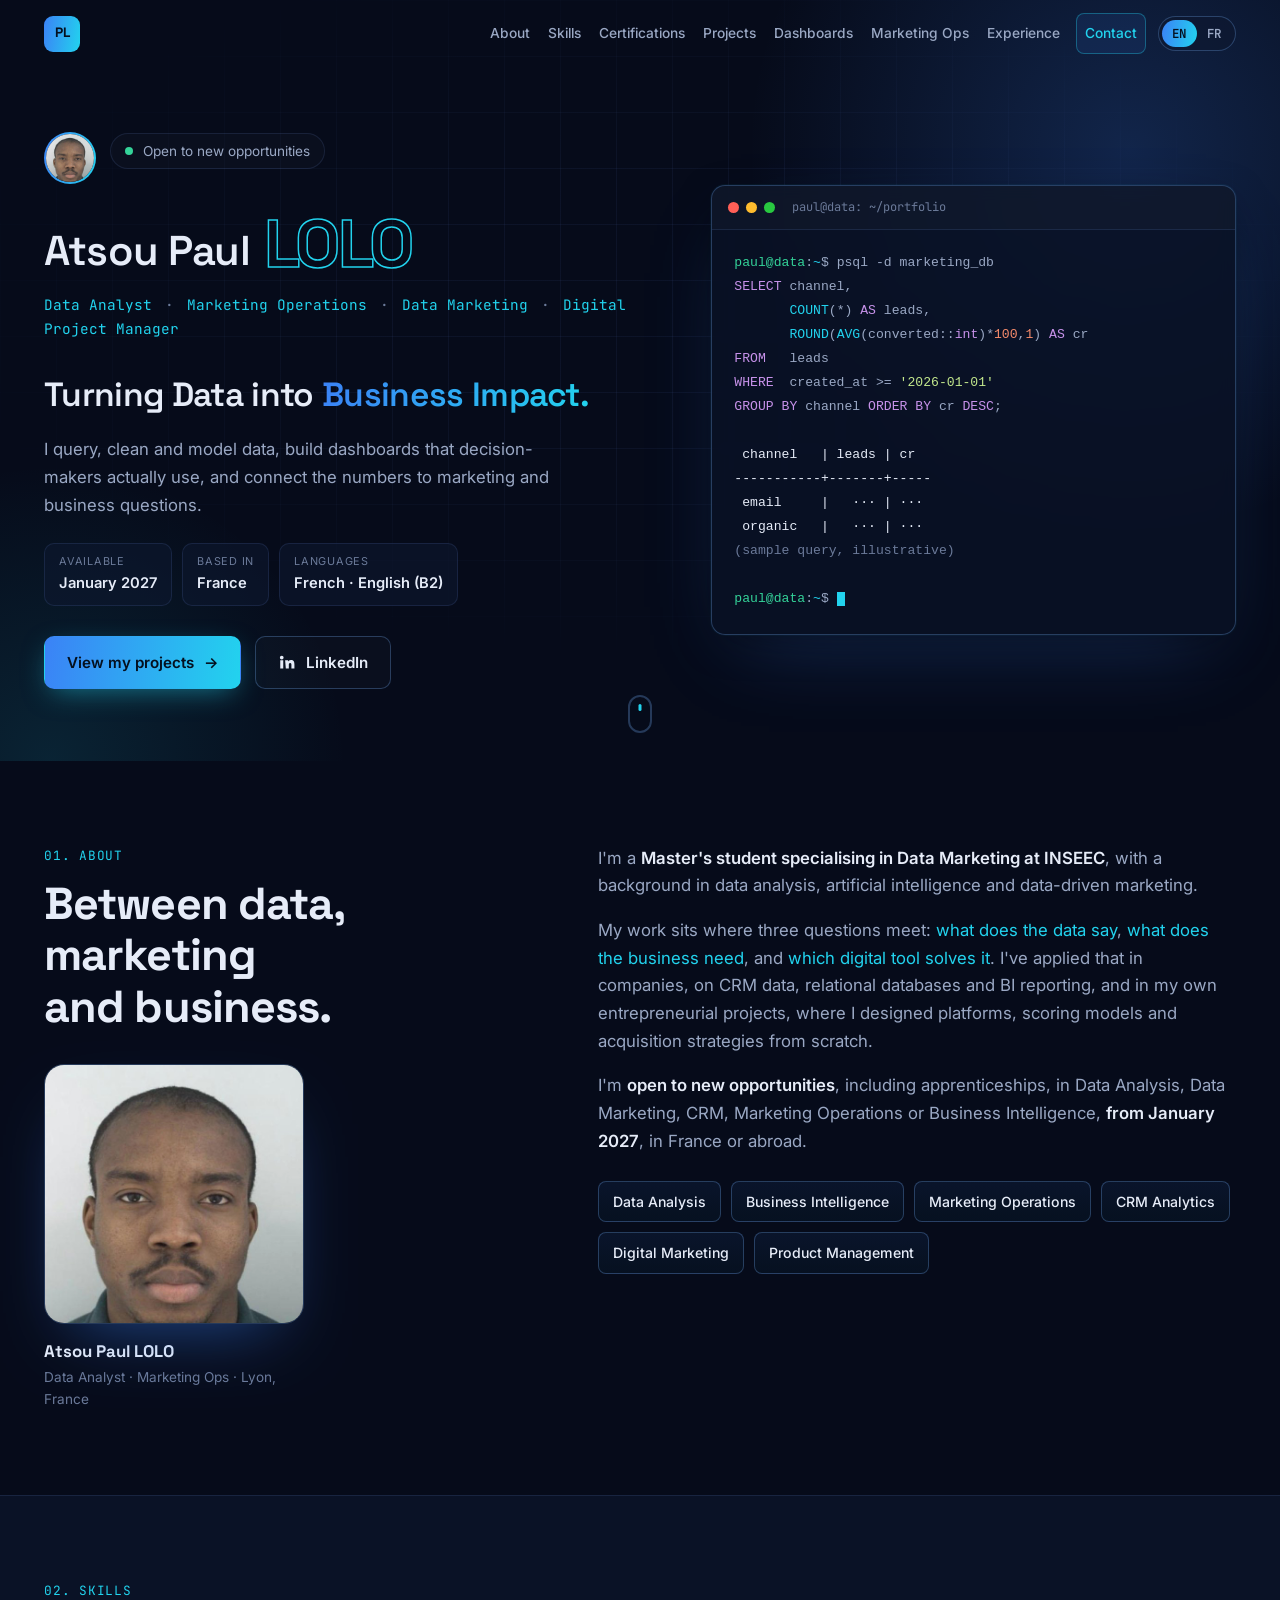
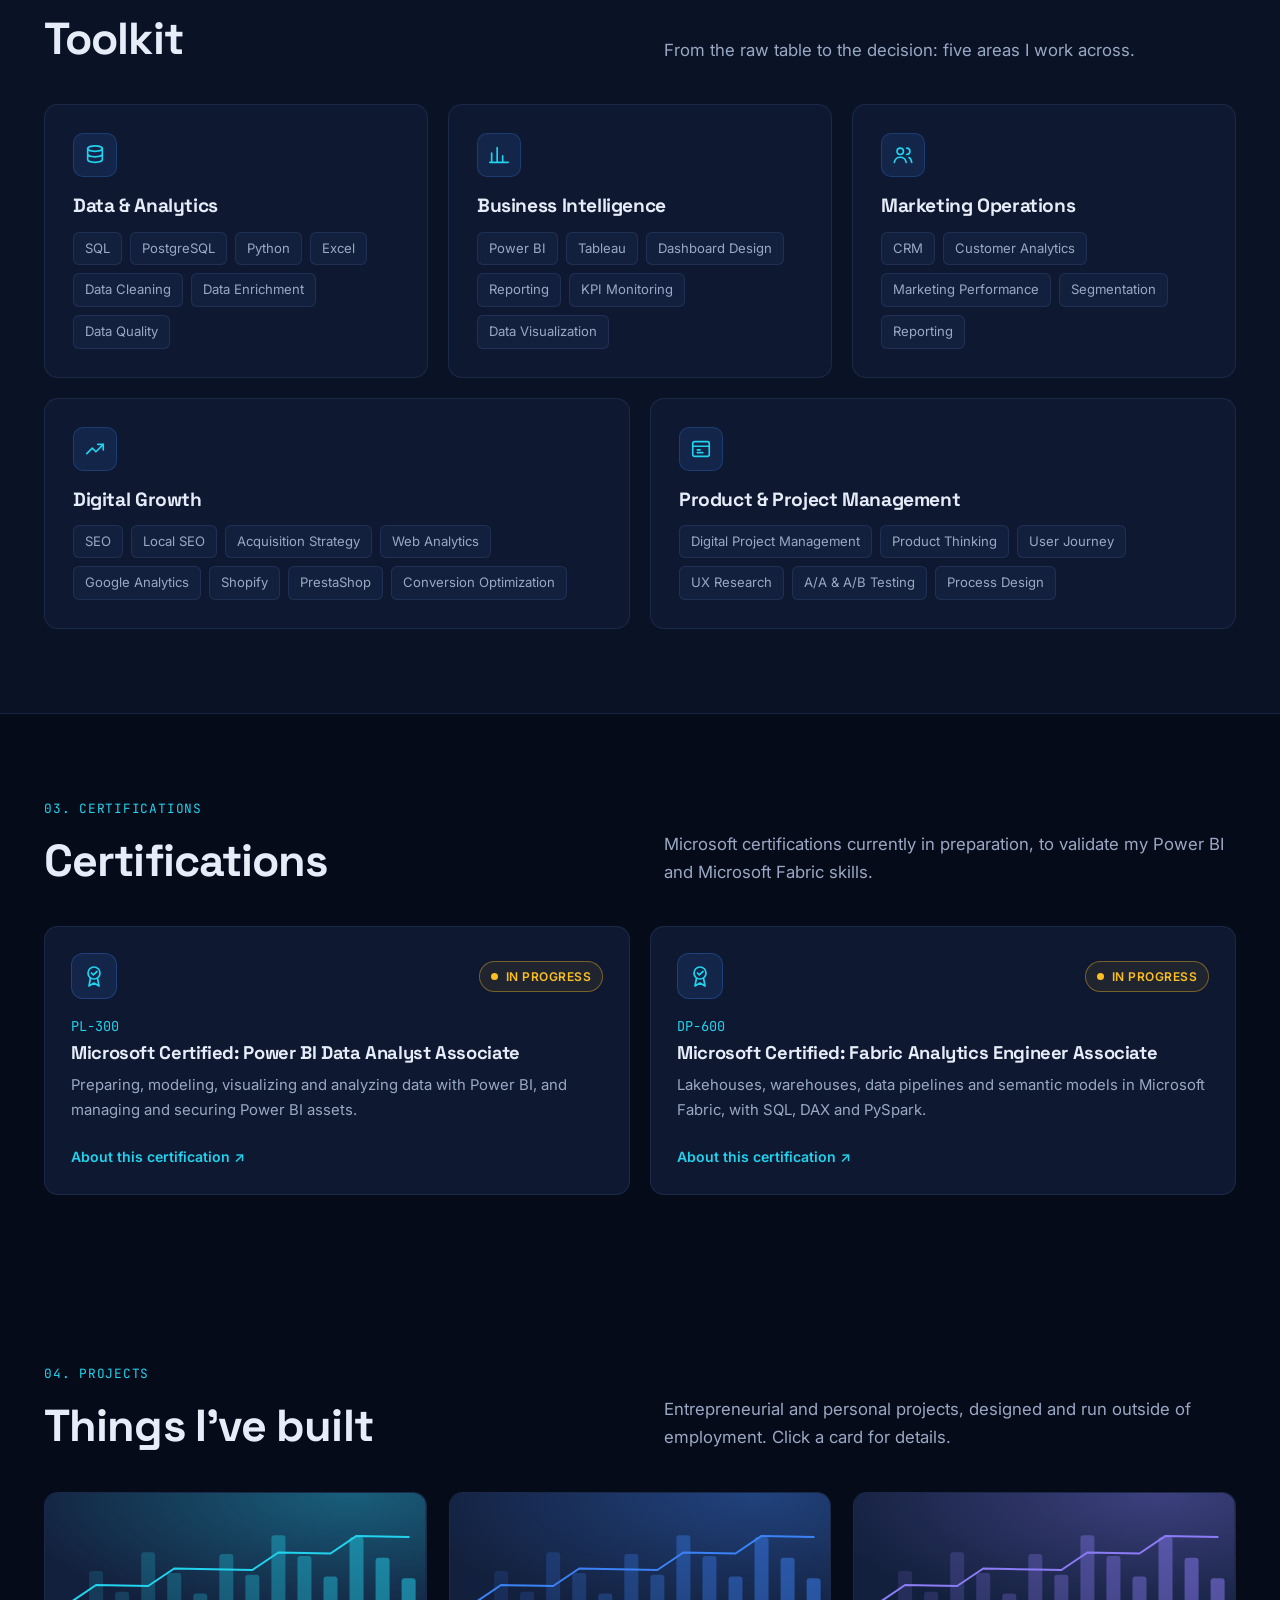
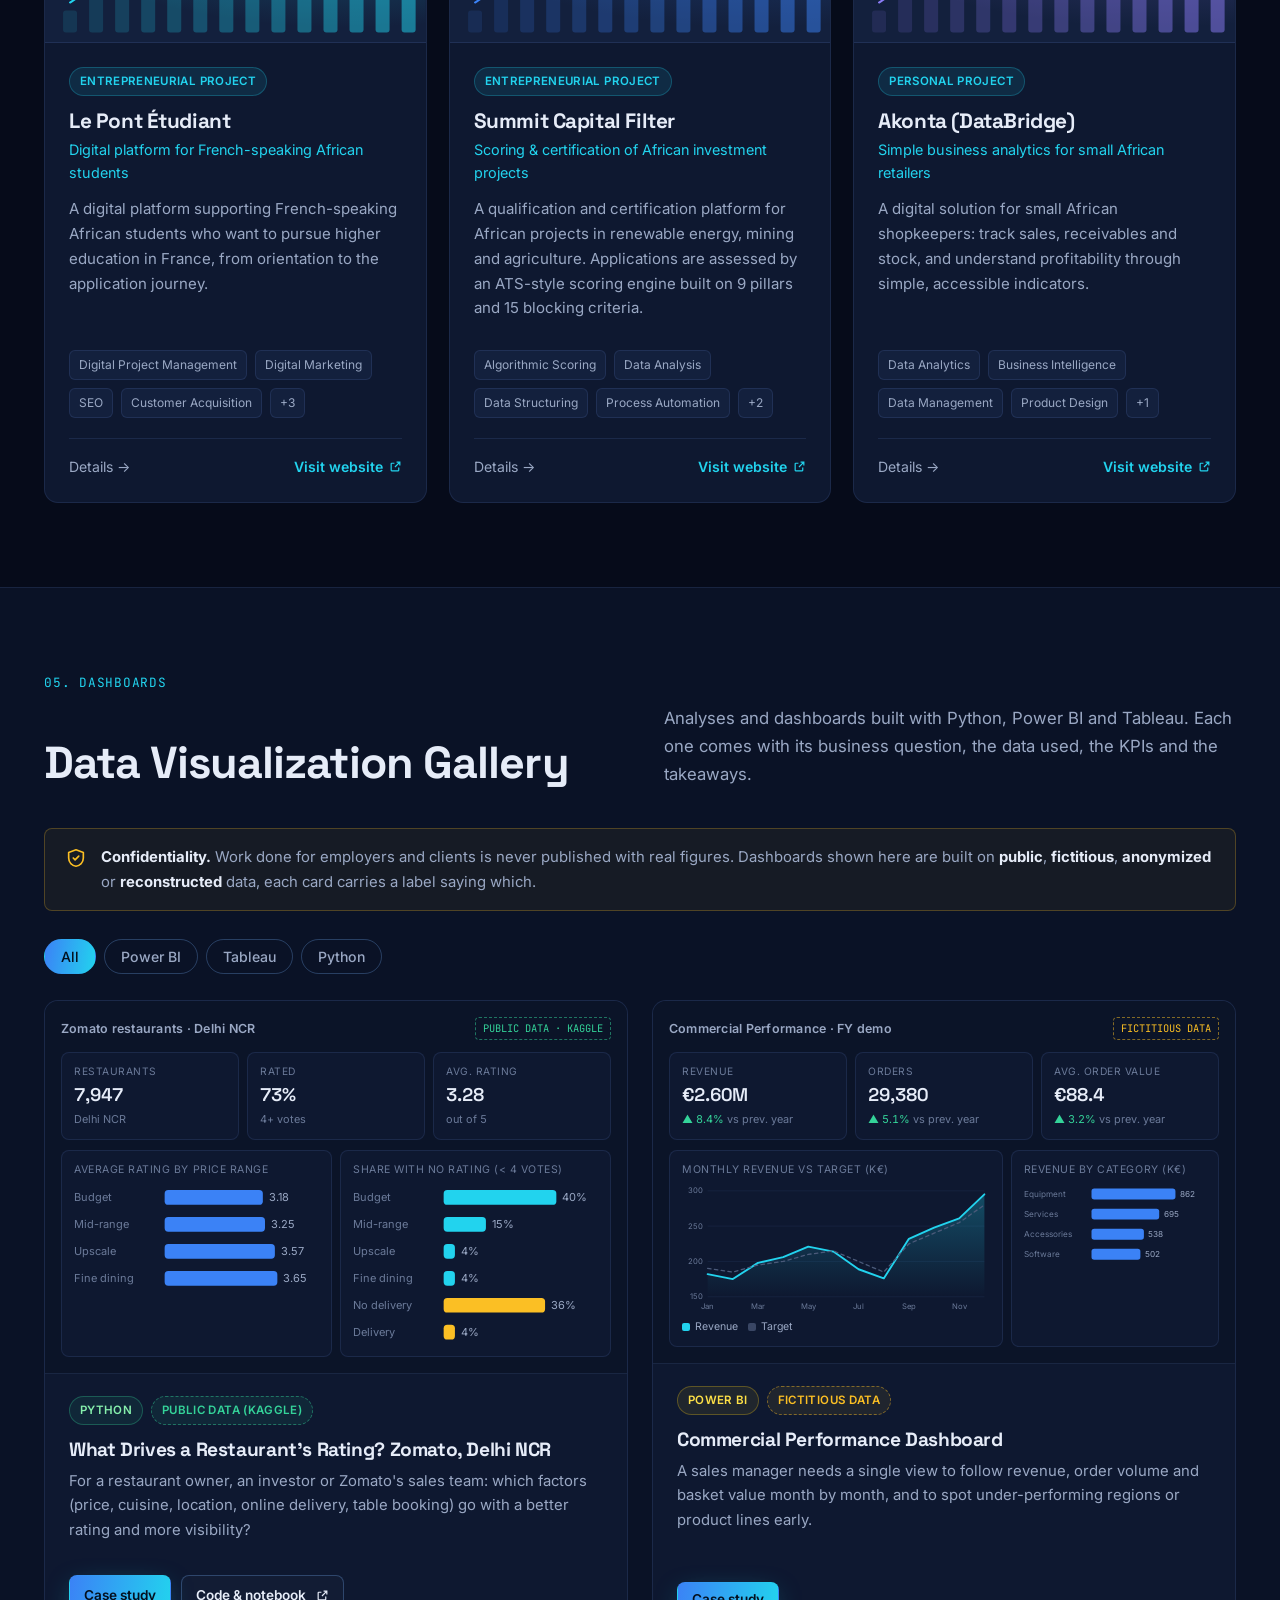
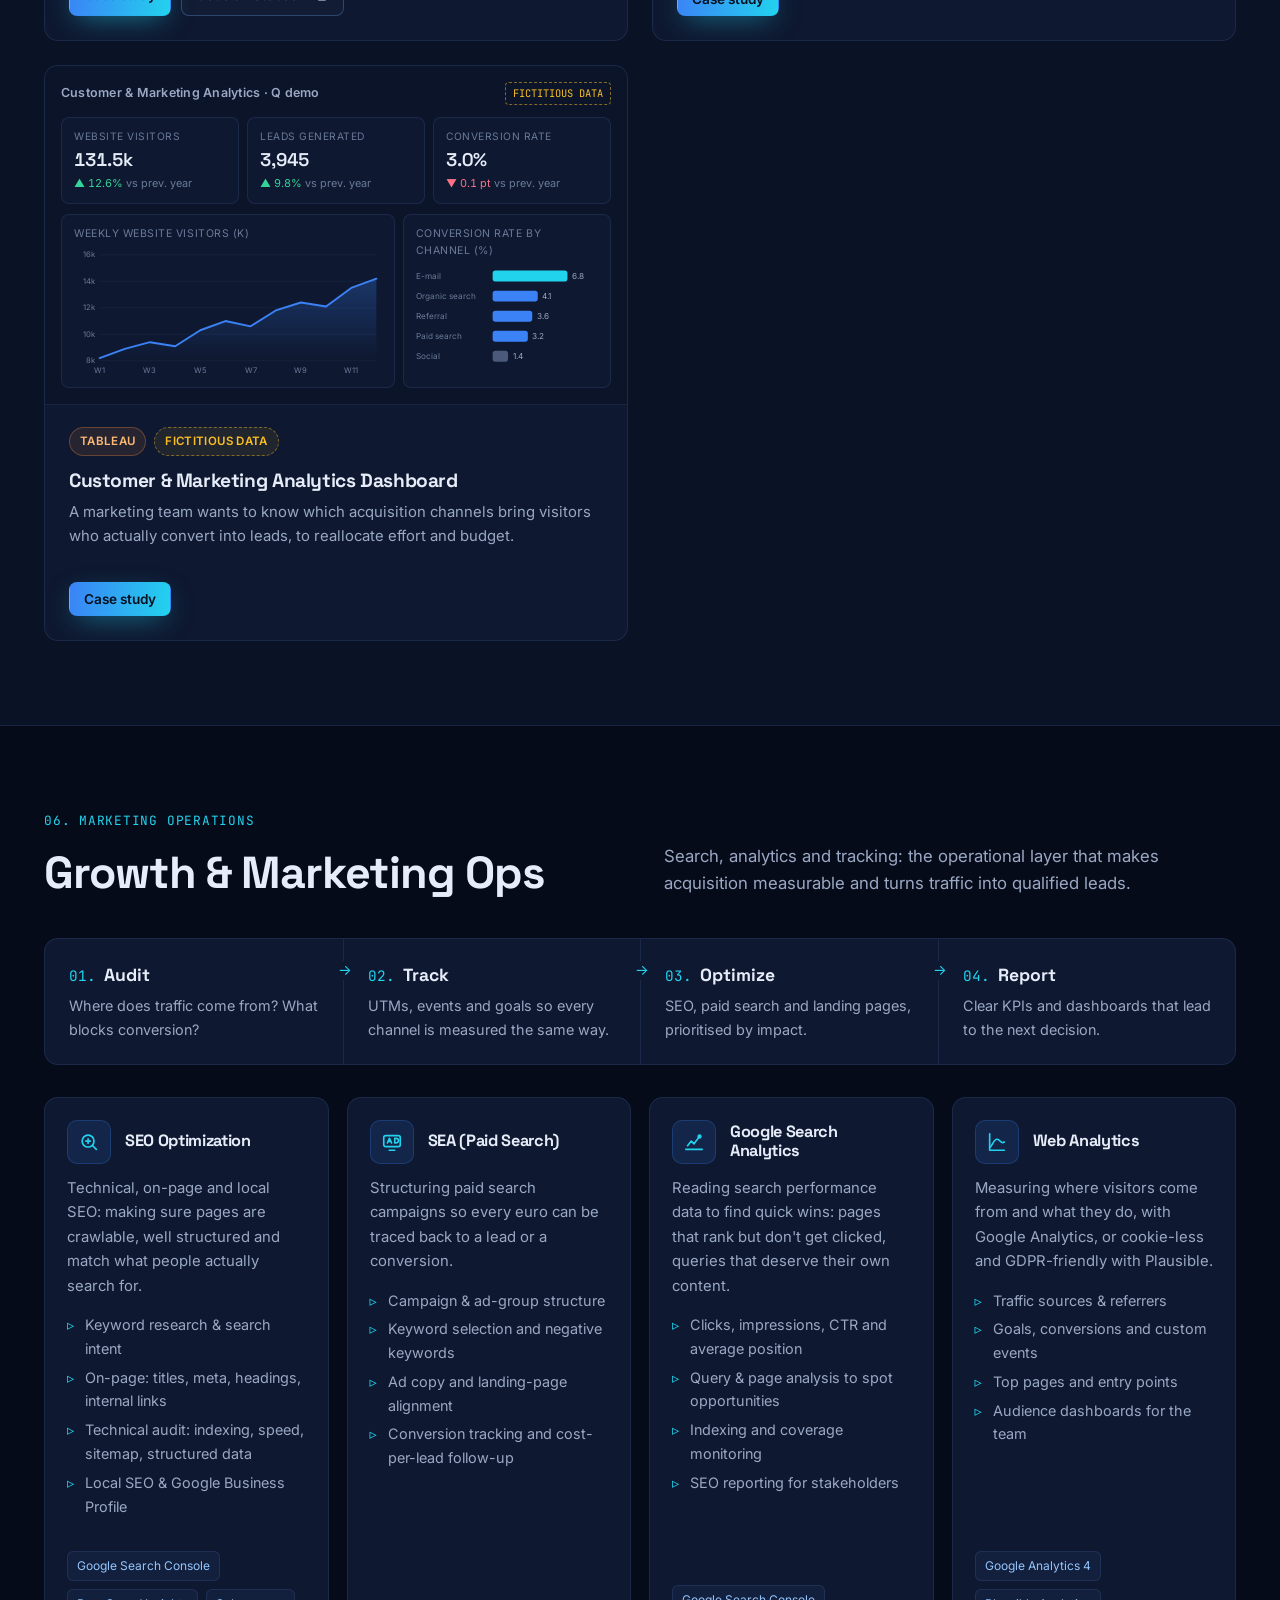
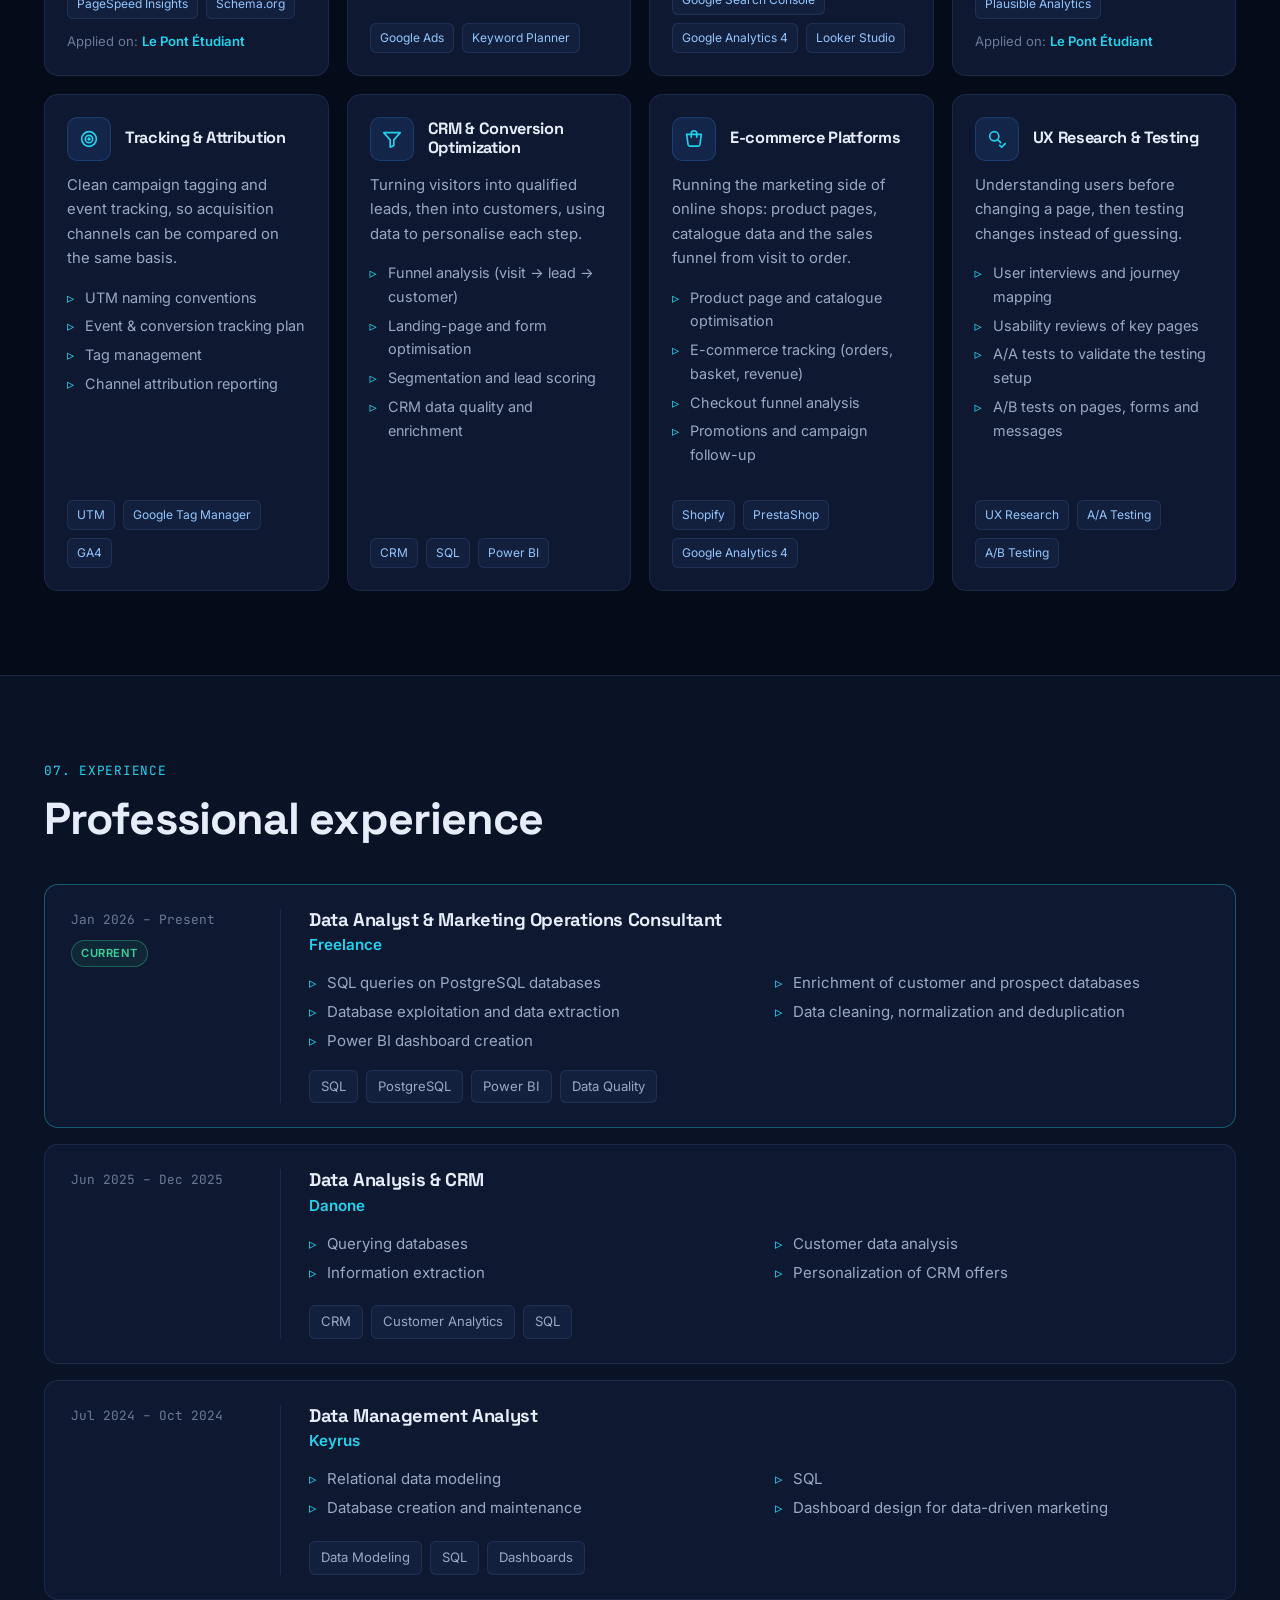
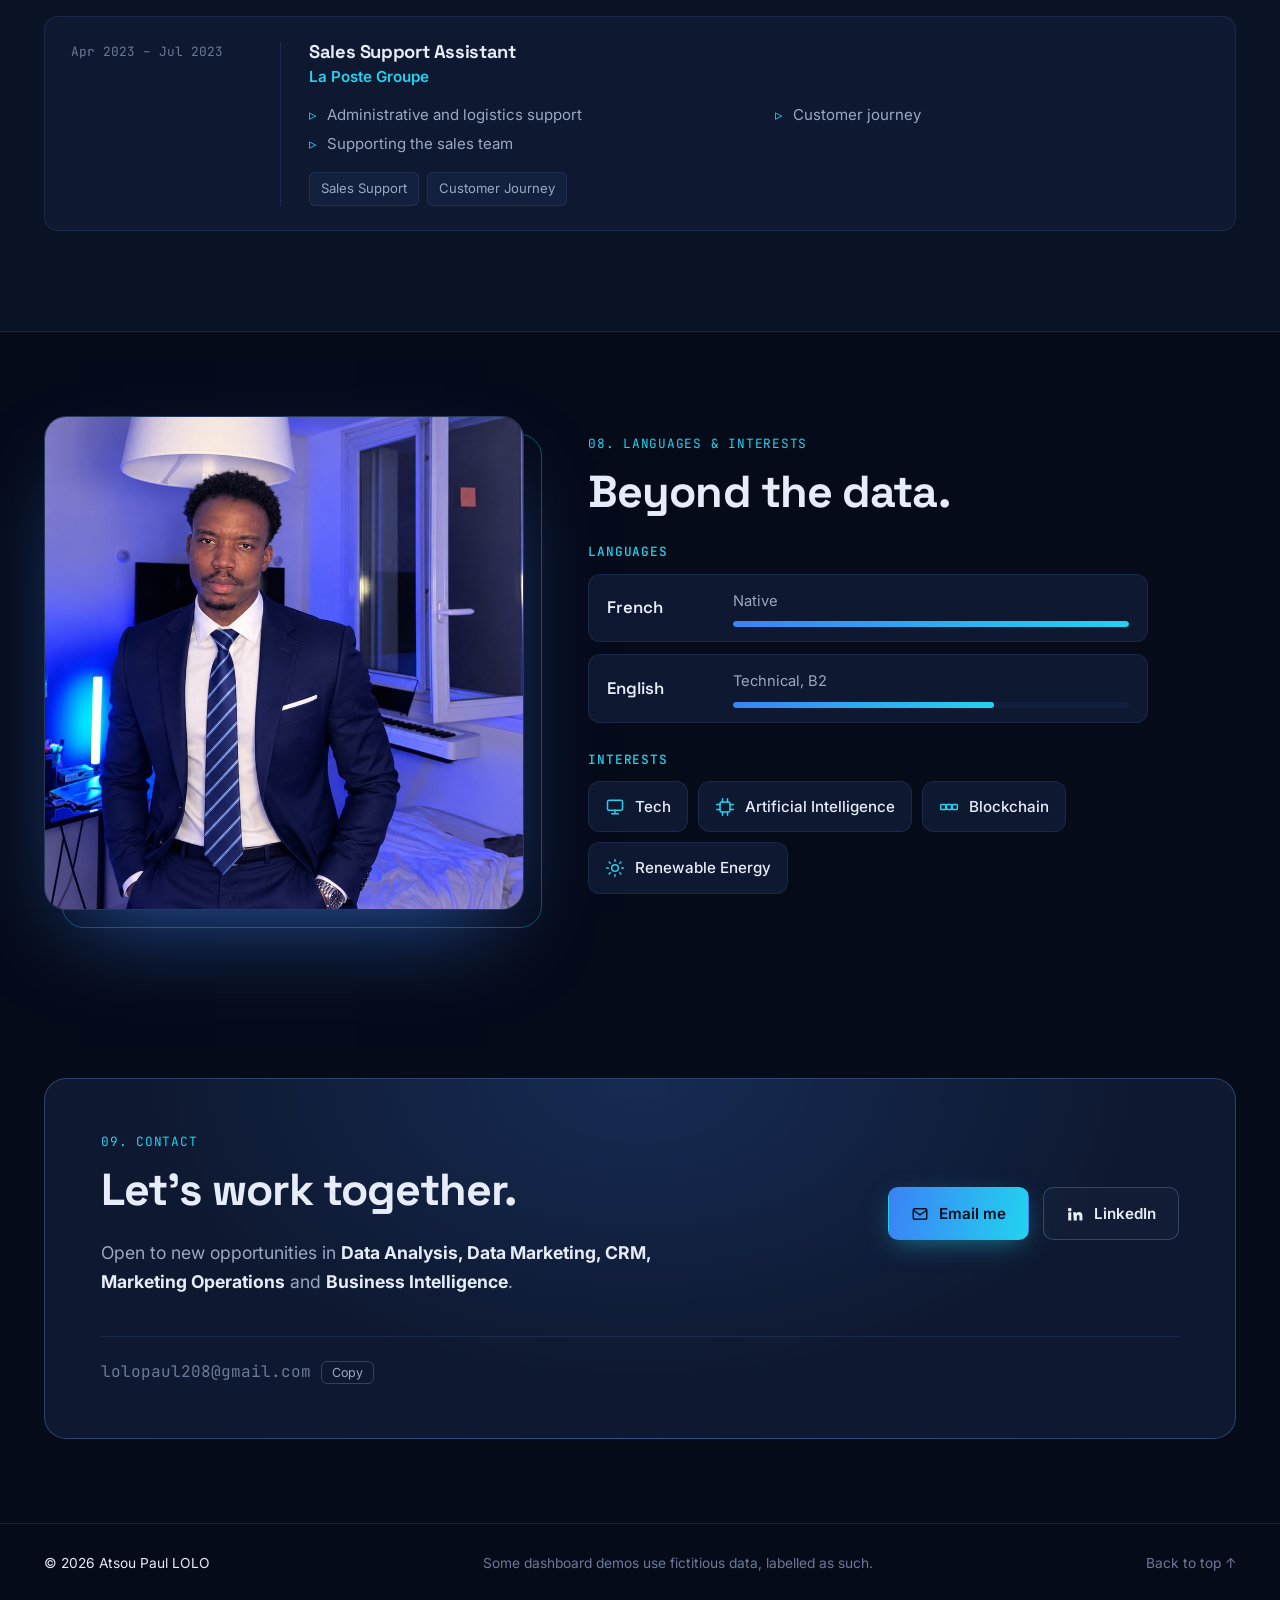
<file: index.html>
<!doctype html>
<html lang="en" class="no-js">
<head>
  <meta charset="utf-8">
  <script>document.documentElement.classList.remove("no-js");</script>
  <meta name="viewport" content="width=device-width, initial-scale=1">
  <title>Atsou Paul LOLO | Data Analyst | Marketing Operations | Data Marketing</title>
  <meta name="description" content="Portfolio of Atsou Paul LOLO, Data Analyst and Marketing Operations profile: SQL, Power BI, Tableau, CRM analytics and digital project management. Open to new opportunities.">
  <meta name="author" content="Atsou Paul LOLO">
  <meta name="theme-color" content="#060b1a">
  <link rel="canonical" href="https://lolopaul.netlify.app/">
  <link rel="alternate" hreflang="en" href="https://lolopaul.netlify.app/">
  <link rel="alternate" hreflang="fr" href="https://lolopaul.netlify.app/?lang=fr">

  <!-- Open Graph / social sharing -->
  <meta property="og:type" content="website">
  <meta property="og:title" content="Atsou Paul LOLO | Turning Data into Business Impact">
  <meta property="og:description" content="Data Analyst | Marketing Operations | Data Marketing | Digital Project Manager. Projects, dashboards and experience.">
  <meta property="og:url" content="https://lolopaul.netlify.app/">
  <meta property="og:image" content="https://lolopaul.netlify.app/assets/og-image.png">
  <meta property="og:locale" content="en_US">
  <meta name="twitter:card" content="summary_large_image">
  <meta name="twitter:title" content="Atsou Paul LOLO | Turning Data into Business Impact">
  <meta name="twitter:description" content="Data Analyst | Marketing Operations | Data Marketing | Digital Project Manager.">
  <meta name="twitter:image" content="https://lolopaul.netlify.app/assets/og-image.png">

  <link rel="icon" href="assets/favicon.svg" type="image/svg+xml">
  <link rel="preconnect" href="https://fonts.googleapis.com">
  <link rel="preconnect" href="https://fonts.gstatic.com" crossorigin>
  <link href="https://fonts.googleapis.com/css2?family=Space+Grotesk:wght@500;600;700&family=Inter:wght@400;500;600&family=JetBrains+Mono:wght@400;500&display=swap" rel="stylesheet">
  <link rel="stylesheet" href="css/style.css?v=20261105c">

  <script type="application/ld+json">
  {
    "@context": "https://schema.org",
    "@type": "Person",
    "name": "Atsou Paul LOLO",
    "jobTitle": "Data Analyst | Marketing Operations | Data Marketing",
    "email": "mailto:lolopaul208@gmail.com",
    "url": "https://lolopaul.netlify.app/",
    "image": "https://lolopaul.netlify.app/assets/atsou-paul-lolo.jpg",
    "sameAs": ["https://www.linkedin.com/in/paul-lolo-960610234/", "https://github.com/lolopaul208"],
    "alumniOf": { "@type": "CollegeOrUniversity", "name": "INSEEC" },
    "knowsAbout": ["Data Analysis", "SQL", "Power BI", "Tableau", "CRM Analytics", "Marketing Operations", "SEO"]
  }
  </script>
</head>
<body>
  <a class="skip-link" href="#main">Skip to content</a>

  <header class="site-header" id="top">
    <nav class="nav container" aria-label="Main navigation" data-i18n-attr="aria-label:attr.nav">
      <a href="#home" class="brand" aria-label="Atsou Paul LOLO, home" data-i18n-attr="aria-label:attr.brand">
        <span class="brand-mark" aria-hidden="true">PL</span>
        <span class="brand-name">Atsou Paul LOLO</span>
      </a>
      <div class="lang-switch" role="group" aria-label="Language / Langue">
        <button type="button" data-lang="en" aria-pressed="true" lang="en" title="English">EN</button>
        <button type="button" data-lang="fr" aria-pressed="false" lang="fr" title="Français">FR</button>
      </div>
      <button class="nav-toggle" aria-expanded="false" aria-controls="nav-links" aria-label="Open menu">
        <span></span><span></span><span></span>
      </button>
      <ul class="nav-links" id="nav-links">
        <li><a href="#about" data-i18n="nav.about">About</a></li>
        <li><a href="#skills" data-i18n="nav.skills">Skills</a></li>
        <li><a href="#certifications" data-i18n="nav.certs">Certifications</a></li>
        <li><a href="#projects" data-i18n="nav.projects">Projects</a></li>
        <li><a href="#dashboards" data-i18n="nav.dashboards">Dashboards</a></li>
        <li><a href="#marketing-ops" data-i18n="nav.mops">Marketing Ops</a></li>
        <li><a href="#experience" data-i18n="nav.experience">Experience</a></li>
        <li><a href="#contact" class="nav-cta" data-i18n="nav.contact">Contact</a></li>
      </ul>
    </nav>
  </header>

  <main id="main">

    <!-- ================================================================ HOME -->
    <section class="hero" id="home" aria-labelledby="hero-title">
      <div class="hero-grid-bg" aria-hidden="true"></div>
      <div class="container hero-inner">
        <div class="hero-text reveal">
          <div class="hero-id"><img class="hero-avatar" src="assets/atsou-paul-lolo.jpg" alt="" width="64" height="64"><p class="eyebrow" data-i18n="hero.eyebrow"><span class="status-dot" aria-hidden="true"></span> Open to new opportunities</p></div>
          <h1 id="hero-title"><span class="first-names">Atsou Paul</span> <span class="accent">LOLO</span></h1>
          <p class="hero-role" data-i18n="hero.role">Data Analyst <i>·</i> Marketing Operations <i>·</i> Data Marketing <i>·</i> Digital Project Manager</p>
          <p class="hero-tagline" data-i18n="hero.tagline">Turning Data into <span class="grad">Business Impact.</span></p>
          <p class="hero-lead" data-i18n="hero.lead">I query, clean and model data, build dashboards that decision-makers actually use, and connect the numbers to marketing and business questions.</p>
          <ul class="quick-facts" aria-label="Key facts" data-i18n="hero.facts" data-i18n-attr="aria-label:attr.facts">
            <li><span>Available</span><strong>January 2027</strong></li>
            <li><span>Based in</span><strong>France</strong></li>
            <li><span>Languages</span><strong>French · English (B2)</strong></li>
          </ul>
          <div class="hero-actions">
            <a href="#projects" class="btn btn-primary" data-i18n="hero.cta">View my projects <span aria-hidden="true">→</span></a>
            <a href="https://www.linkedin.com/in/paul-lolo-960610234/" class="btn btn-ghost" target="_blank" rel="noopener">
              <svg class="ico" viewBox="0 0 24 24" aria-hidden="true"><path fill="currentColor" d="M4.98 3.5a2.5 2.5 0 1 1 0 5 2.5 2.5 0 0 1 0-5zM3 9.75h4v11H3zM9.5 9.75h3.8v1.5h.06c.53-1 1.83-2.06 3.77-2.06 4.03 0 4.77 2.65 4.77 6.1v5.46h-4v-4.84c0-1.16-.02-2.64-1.61-2.64-1.61 0-1.86 1.26-1.86 2.56v4.92h-4z"/></svg>
              LinkedIn
            </a>
          </div>
        </div>

        <div class="terminal reveal" role="img" aria-label="Terminal window showing an SQL query and its result">
          <div class="terminal-bar">
            <span class="dot r"></span><span class="dot y"></span><span class="dot g"></span>
            <span class="terminal-title">paul@data: ~/portfolio</span>
          </div>
          <pre class="terminal-body" aria-hidden="true"><code id="terminal-code"></code><span class="caret"></span></pre>
        </div>
      </div>
      <a href="#about" class="scroll-hint" aria-label="Scroll to About" data-i18n-attr="aria-label:attr.scroll"><span></span></a>
    </section>

    <!-- =============================================================== ABOUT -->
    <section class="section" id="about" aria-labelledby="about-title">
      <div class="container about-grid">
        <div class="reveal">
          <p class="section-kicker" data-i18n="about.kicker">01. About</p>
          <h2 id="about-title" data-i18n="about.title">Between data, marketing<br>and business.</h2>
          <figure class="about-photo">
            <img src="assets/atsou-paul-lolo.jpg" alt="Portrait of Atsou Paul LOLO" data-i18n-attr="alt:attr.aboutPhoto" width="560" height="560" loading="lazy">
            <figcaption><strong>Atsou Paul LOLO</strong> <span>Data Analyst · Marketing Ops · Lyon, France</span></figcaption>
          </figure>
        </div>
        <div class="about-text reveal">
          <p data-i18n="about.p1">I'm a <strong>Master's student specialising in Data Marketing at INSEEC</strong>, with a background in data analysis, artificial intelligence and data-driven marketing.</p>
          <p data-i18n="about.p2">My work sits where three questions meet: <em>what does the data say</em>, <em>what does the business need</em>, and <em>which digital tool solves it</em>. I've applied that in companies, on CRM data, relational databases and BI reporting, and in my own entrepreneurial projects, where I designed platforms, scoring models and acquisition strategies from scratch.</p>
          <p data-i18n="about.p3">I'm <strong>open to new opportunities</strong>, including apprenticeships, in Data Analysis, Data Marketing, CRM, Marketing Operations or Business Intelligence, <strong>from January 2027</strong>, in France or abroad.</p>
          <ul class="interest-list" aria-label="Areas of interest" data-i18n="about.interests" data-i18n-attr="aria-label:attr.interests">
            <li>Data Analysis</li><li>Business Intelligence</li><li>Marketing Operations</li>
            <li>CRM Analytics</li><li>Digital Marketing</li><li>Product Management</li>
          </ul>
        </div>
      </div>
    </section>

    <!-- ============================================================== SKILLS -->
    <section class="section section-alt" id="skills" aria-labelledby="skills-title">
      <div class="container">
        <div class="section-head reveal">
          <p class="section-kicker" data-i18n="skills.kicker">02. Skills</p>
          <h2 id="skills-title" data-i18n="skills.title">Toolkit</h2>
          <p class="section-sub" data-i18n="skills.sub">From the raw table to the decision: five areas I work across.</p>
        </div>
        <div class="skills-grid">
          <article class="skill-card reveal">
            <div class="skill-icon" aria-hidden="true"><svg viewBox="0 0 24 24"><ellipse cx="12" cy="5" rx="8" ry="3"/><path d="M4 5v6c0 1.7 3.6 3 8 3s8-1.3 8-3V5M4 11v6c0 1.7 3.6 3 8 3s8-1.3 8-3v-6"/></svg></div>
            <h3>Data &amp; Analytics</h3>
            <ul class="chips" data-i18n="skills.c1"><li>SQL</li><li>PostgreSQL</li><li>Python</li><li>Excel</li><li>Data Cleaning</li><li>Data Enrichment</li><li>Data Quality</li></ul>
          </article>
          <article class="skill-card reveal">
            <div class="skill-icon" aria-hidden="true"><svg viewBox="0 0 24 24"><path d="M4 20V10M10 20V4M16 20v-7M22 20H2"/></svg></div>
            <h3>Business Intelligence</h3>
            <ul class="chips" data-i18n="skills.c2"><li>Power BI</li><li>Tableau</li><li>Dashboard Design</li><li>Reporting</li><li>KPI Monitoring</li><li>Data Visualization</li></ul>
          </article>
          <article class="skill-card reveal">
            <div class="skill-icon" aria-hidden="true"><svg viewBox="0 0 24 24"><circle cx="9" cy="8" r="3.5"/><path d="M2.5 20c.8-3.5 3.4-5.5 6.5-5.5s5.7 2 6.5 5.5"/><path d="M16 4.5a3.5 3.5 0 0 1 0 7M18.5 14.8c1.6.8 2.6 2.6 3 5.2"/></svg></div>
            <h3>Marketing Operations</h3>
            <ul class="chips" data-i18n="skills.c3"><li>CRM</li><li>Customer Analytics</li><li>Marketing Performance</li><li>Segmentation</li><li>Reporting</li></ul>
          </article>
          <article class="skill-card reveal">
            <div class="skill-icon" aria-hidden="true"><svg viewBox="0 0 24 24"><path d="M3 17l6-6 4 4 8-8"/><path d="M15 7h6v6"/></svg></div>
            <h3 data-i18n="skills.growth">Digital Growth</h3>
            <ul class="chips" data-i18n="skills.c4"><li>SEO</li><li>Local SEO</li><li>Acquisition Strategy</li><li>Web Analytics</li><li>Google Analytics</li><li>Shopify</li><li>PrestaShop</li><li>Conversion Optimization</li></ul>
          </article>
          <article class="skill-card reveal">
            <div class="skill-icon" aria-hidden="true"><svg viewBox="0 0 24 24"><rect x="3" y="4" width="18" height="16" rx="2"/><path d="M3 9h18M8 13h3M8 16h6"/></svg></div>
            <h3 data-i18n="skills.product">Product &amp; Project Management</h3>
            <ul class="chips" data-i18n="skills.c5"><li>Digital Project Management</li><li>Product Thinking</li><li>User Journey</li><li>UX Research</li><li>A/A &amp; A/B Testing</li><li>Process Design</li></ul>
          </article>
        </div>
      </div>
    </section>

    <!-- ====================================================== CERTIFICATIONS -->
    <section class="section" id="certifications" aria-labelledby="cert-title">
      <div class="container">
        <div class="section-head reveal">
          <p class="section-kicker" data-i18n="certs.kicker">03. Certifications</p>
          <h2 id="cert-title">Certifications</h2>
          <p class="section-sub" data-i18n="certs.sub">Microsoft certifications currently in preparation, to validate my Power BI and Microsoft Fabric skills.</p>
        </div>
        <div class="cert-grid">
          <article class="cert-card reveal">
            <div class="cert-top">
              <div class="cert-icon" aria-hidden="true"><svg viewBox="0 0 24 24"><circle cx="12" cy="9" r="6"/><path d="M8.5 14l-1.5 8 5-3 5 3-1.5-8"/><path d="M9.5 9l1.8 1.8L15 7.5"/></svg></div>
              <span class="cert-status" data-i18n="certs.status"><span class="cert-dot" aria-hidden="true"></span>In progress</span>
            </div>
            <p class="cert-code mono">PL-300</p>
            <h3>Microsoft Certified: Power BI Data Analyst Associate</h3>
            <p class="cert-desc" data-i18n="certs.pl300">Preparing, modeling, visualizing and analyzing data with Power BI, and managing and securing Power BI assets.</p>
            <a class="cert-link" data-i18n="certs.link" href="https://learn.microsoft.com/en-us/credentials/certifications/power-bi-data-analyst-associate/" target="_blank" rel="noopener">About this certification ↗<span class="sr-only"> (opens in a new tab)</span></a>
          </article>
          <article class="cert-card reveal">
            <div class="cert-top">
              <div class="cert-icon" aria-hidden="true"><svg viewBox="0 0 24 24"><circle cx="12" cy="9" r="6"/><path d="M8.5 14l-1.5 8 5-3 5 3-1.5-8"/><path d="M9.5 9l1.8 1.8L15 7.5"/></svg></div>
              <span class="cert-status" data-i18n="certs.status"><span class="cert-dot" aria-hidden="true"></span>In progress</span>
            </div>
            <p class="cert-code mono">DP-600</p>
            <h3>Microsoft Certified: Fabric Analytics Engineer Associate</h3>
            <p class="cert-desc" data-i18n="certs.dp600">Lakehouses, warehouses, data pipelines and semantic models in Microsoft Fabric, with SQL, DAX and PySpark.</p>
            <a class="cert-link" data-i18n="certs.link" href="https://learn.microsoft.com/en-us/credentials/certifications/fabric-analytics-engineer-associate/" target="_blank" rel="noopener">About this certification ↗<span class="sr-only"> (opens in a new tab)</span></a>
          </article>
        </div>
      </div>
    </section>

    <!-- ============================================================ PROJECTS -->
    <section class="section" id="projects" aria-labelledby="projects-title">
      <div class="container">
        <div class="section-head reveal">
          <p class="section-kicker" data-i18n="projects.kicker">04. Projects</p>
          <h2 id="projects-title" data-i18n="projects.title">Things I've built</h2>
          <p class="section-sub" data-i18n="projects.sub">Entrepreneurial and personal projects, designed and run outside of employment. Click a card for details.</p>
        </div>
        <div class="projects-grid" id="projects-grid"></div>
      </div>
    </section>

    <!-- ========================================================== DASHBOARDS -->
    <section class="section section-alt" id="dashboards" aria-labelledby="dash-title">
      <div class="container">
        <div class="section-head reveal">
          <p class="section-kicker" data-i18n="dash.kicker">05. Dashboards</p>
          <h2 id="dash-title" data-i18n="dash.title">Data Visualization Gallery</h2>
          <p class="section-sub" data-i18n="dash.sub">Analyses and dashboards built with Python, Power BI and Tableau. Each one comes with its business question, the data used, the KPIs and the takeaways.</p>
        </div>

        <div class="privacy-note reveal" role="note">
          <svg viewBox="0 0 24 24" aria-hidden="true"><path d="M12 3l8 3v6c0 4.5-3.4 8.3-8 9-4.6-.7-8-4.5-8-9V6z"/><path d="M9 12l2 2 4-4"/></svg>
          <p data-i18n="dash.privacy"><strong>Confidentiality.</strong> Work done for employers and clients is never published with real figures. Dashboards shown here are built on <strong>public</strong>, <strong>fictitious</strong>, <strong>anonymized</strong> or <strong>reconstructed</strong> data, each card carries a label saying which.</p>
        </div>

        <div class="dash-filters reveal" role="group" aria-label="Filter dashboards by tool" data-i18n-attr="aria-label:attr.filters">
          <button class="filter active" data-filter="all" data-i18n="dash.all" aria-pressed="true">All</button>
          <button class="filter" data-filter="Power BI" aria-pressed="false">Power BI</button>
          <button class="filter" data-filter="Tableau" aria-pressed="false">Tableau</button>
          <button class="filter" data-filter="Python" aria-pressed="false">Python</button>
        </div>

        <div class="dash-grid" id="dash-grid"></div>
      </div>
    </section>

    <!-- ======================================================= MARKETING OPS -->
    <section class="section" id="marketing-ops" aria-labelledby="mops-title">
      <div class="container">
        <div class="section-head reveal">
          <p class="section-kicker" data-i18n="mops.kicker">06. Marketing Operations</p>
          <h2 id="mops-title">Growth &amp; Marketing Ops</h2>
          <p class="section-sub" data-i18n="mops.sub">Search, analytics and tracking: the operational layer that makes acquisition measurable and turns traffic into qualified leads.</p>
        </div>

        <ol class="workflow reveal" aria-label="How I work on acquisition" data-i18n="mops.workflow" data-i18n-attr="aria-label:attr.workflow">
          <li><p class="wf-head"><span class="wf-n">01.</span> <strong>Audit</strong></p> <span class="wf-desc">Where does traffic come from? What blocks conversion?</span></li>
          <li><p class="wf-head"><span class="wf-n">02.</span> <strong>Track</strong></p> <span class="wf-desc">UTMs, events and goals so every channel is measured the same way.</span></li>
          <li><p class="wf-head"><span class="wf-n">03.</span> <strong>Optimize</strong></p> <span class="wf-desc">SEO, paid search and landing pages, prioritised by impact.</span></li>
          <li><p class="wf-head"><span class="wf-n">04.</span> <strong>Report</strong></p> <span class="wf-desc">Clear KPIs and dashboards that lead to the next decision.</span></li>
        </ol>

        <div class="mops-grid" id="mops-grid"></div>
      </div>
    </section>

    <!-- ========================================================== EXPERIENCE -->
    <section class="section section-alt" id="experience" aria-labelledby="exp-title">
      <div class="container">
        <div class="section-head reveal">
          <p class="section-kicker" data-i18n="exp.kicker">07. Experience</p>
          <h2 id="exp-title" data-i18n="exp.title">Professional experience</h2>
        </div>
        <ol class="timeline" id="timeline"></ol>
      </div>
    </section>

    <!-- ================================================= LANGUAGES & INTERESTS -->
    <section class="section" id="beyond" aria-labelledby="beyond-title">
      <div class="container beyond-grid">
        <figure class="beyond-photo reveal">
          <img src="assets/atsou-paul-lolo-portrait.jpg?v=2" alt="Atsou Paul LOLO in a navy suit" data-i18n-attr="alt:attr.suitPhoto" width="750" height="900" loading="lazy">
        </figure>
        <div class="beyond-content">
          <div class="reveal">
            <p class="section-kicker" data-i18n="beyond.kicker">08. Languages &amp; Interests</p>
            <h2 id="beyond-title" data-i18n="beyond.title">Beyond the data.</h2>
          </div>

          <div class="beyond-block reveal">
            <h3 data-i18n="beyond.languages">Languages</h3>
            <ul class="lang-list" data-i18n="beyond.langlist">
              <li><span class="lang-name">French</span><span class="lang-level">Native</span><span class="lang-bar" aria-hidden="true"><i style="width:100%"></i></span></li>
              <li><span class="lang-name">English</span><span class="lang-level">Technical, B2</span><span class="lang-bar" aria-hidden="true"><i style="width:66%"></i></span></li>
            </ul>
          </div>

          <div class="beyond-block reveal">
            <h3 data-i18n="beyond.interests">Interests</h3>
            <ul class="interest-cards">
              <li><svg viewBox="0 0 24 24" aria-hidden="true"><rect x="3" y="4" width="18" height="12" rx="2"/><path d="M8 20h8M12 16v4"/></svg>Tech</li>
              <li><svg viewBox="0 0 24 24" aria-hidden="true"><rect x="6" y="6" width="12" height="12" rx="2"/><path d="M9 2v4M15 2v4M9 18v4M15 18v4M2 9h4M2 15h4M18 9h4M18 15h4"/></svg><span data-i18n="beyond.int.ai">Artificial Intelligence</span></li>
              <li><svg viewBox="0 0 24 24" aria-hidden="true"><rect x="2" y="9" width="6" height="6" rx="1"/><rect x="9" y="9" width="6" height="6" rx="1"/><rect x="16" y="9" width="6" height="6" rx="1"/><path d="M8 12h1M15 12h1"/></svg>Blockchain</li>
              <li><svg viewBox="0 0 24 24" aria-hidden="true"><circle cx="12" cy="12" r="4"/><path d="M12 2v2M12 20v2M4.9 4.9l1.4 1.4M17.7 17.7l1.4 1.4M2 12h2M20 12h2M4.9 19.1l1.4-1.4M17.7 6.3l1.4-1.4"/></svg><span data-i18n="beyond.int.energy">Renewable Energy</span></li>
            </ul>
          </div>
        </div>
      </div>
    </section>

    <!-- ============================================================= CONTACT -->
    <section class="section contact" id="contact" aria-labelledby="contact-title">
      <div class="container">
        <div class="contact-card reveal">
          <div class="contact-left">
          <p class="section-kicker" data-i18n="contact.kicker">09. Contact</p>
          <h2 id="contact-title" data-i18n="contact.title">Let's work together.</h2>
          <p class="contact-msg" data-i18n="contact.msg">Open to new opportunities in <strong>Data Analysis, Data Marketing, CRM, Marketing Operations</strong> and <strong>Business Intelligence</strong>.</p>
          </div>
          <div class="contact-actions">
            <a class="btn btn-primary" href="mailto:lolopaul208@gmail.com?subject=Opportunity%20for%20Atsou%20Paul%20LOLO">
              <svg class="ico" viewBox="0 0 24 24" aria-hidden="true"><rect x="3" y="5" width="18" height="14" rx="2" fill="none" stroke="currentColor" stroke-width="2"/><path d="M3 7l9 6 9-6" fill="none" stroke="currentColor" stroke-width="2"/></svg>
              <span data-i18n="contact.email">Email me</span>
            </a>
            <a class="btn btn-ghost" href="https://www.linkedin.com/in/paul-lolo-960610234/" target="_blank" rel="noopener">
              <svg class="ico" viewBox="0 0 24 24" aria-hidden="true"><path fill="currentColor" d="M4.98 3.5a2.5 2.5 0 1 1 0 5 2.5 2.5 0 0 1 0-5zM3 9.75h4v11H3zM9.5 9.75h3.8v1.5h.06c.53-1 1.83-2.06 3.77-2.06 4.03 0 4.77 2.65 4.77 6.1v5.46h-4v-4.84c0-1.16-.02-2.64-1.61-2.64-1.61 0-1.86 1.26-1.86 2.56v4.92h-4z"/></svg>
              LinkedIn
            </a>
          </div>
          <p class="contact-email"><span class="mono">lolopaul208@gmail.com</span>
            <button class="copy-btn" data-copy="lolopaul208@gmail.com" aria-label="Copy email address" data-i18n-attr="aria-label:attr.copy">Copy</button>
          </p>
        </div>
      </div>
    </section>
  </main>

  <footer class="site-footer">
    <div class="container footer-inner">
      <p>© <span id="year"></span> Atsou Paul LOLO</p>
      <p class="muted" data-i18n="footer.note">Some dashboard demos use fictitious data, labelled as such.</p>
      <a href="#home" class="muted back-to-top" data-i18n="footer.top">Back to top ↑</a>
    </div>
  </footer>

  <!-- Detail dialog (projects & dashboards) -->
  <dialog class="modal" id="modal" aria-labelledby="modal-title">
    <button class="modal-close" aria-label="Close" data-close data-i18n-attr="aria-label:attr.close">×</button>
    <div class="modal-content" id="modal-content"></div>
  </dialog>

  <script src="js/i18n.js?v=20261105c"></script>
  <script src="js/data.js?v=20261105c"></script>
  <script src="js/charts.js?v=20261105c"></script>
  <script src="js/main.js?v=20261105c"></script>
</body>
</html>
</file>
<file: css/style.css>
/* =====================================================================
   Paul LOLO — Portfolio
   Theme: dark navy, electric blue + cyan accents
   ===================================================================== */

:root {
  --bg: #060b1a;
  --bg-2: #0a1226;
  --surface: #0e1830;
  --surface-2: #13203d;
  --border: rgba(120, 160, 255, 0.12);
  --border-strong: rgba(120, 180, 255, 0.28);
  --text: #e6ecf8;
  --text-2: #9aa8c4;
  --text-3: #6b7a99;
  --blue: #3b82f6;
  --blue-2: #2563eb;
  --cyan: #22d3ee;
  --violet: #8b7cf6;
  --green: #34d399;
  --amber: #fbbf24;
  --rose: #fb7185;
  --grad: linear-gradient(100deg, var(--blue) 0%, var(--cyan) 100%);
  --radius: 14px;
  --radius-sm: 8px;
  --shadow: 0 10px 40px -12px rgba(0, 0, 0, 0.6);
  --font-display: "Space Grotesk", system-ui, sans-serif;
  --font-body: "Inter", system-ui, -apple-system, "Segoe UI", sans-serif;
  --font-mono: "JetBrains Mono", ui-monospace, SFMono-Regular, Menlo, monospace;
  --header-h: 68px;
}

*, *::before, *::after { box-sizing: border-box; }
html { scroll-behavior: smooth; scroll-padding-top: var(--header-h); -webkit-text-size-adjust: 100%; }
body {
  margin: 0;
  background: var(--bg);
  color: var(--text);
  font-family: var(--font-body);
  font-size: 16px;
  line-height: 1.65;
  -webkit-font-smoothing: antialiased;
  overflow-x: hidden;
}
img { max-width: 100%; display: block; }
a { color: inherit; text-decoration: none; }
h1, h2, h3, h4 { font-family: var(--font-display); line-height: 1.15; margin: 0 0 .5em; letter-spacing: -0.02em; }
h2 { font-size: clamp(1.9rem, 4vw, 2.8rem); }
h3 { font-size: 1.2rem; }
p { margin: 0 0 1em; }
ul, ol { margin: 0; padding: 0; list-style: none; }
.mono { font-family: var(--font-mono); }
.muted { color: var(--text-3); }
.container { width: 100%; max-width: 1180px; margin: 0 auto; padding: 0 24px; }
@media (max-width: 600px) { .container { padding: 0 16px; } }

:focus-visible { outline: 2px solid var(--cyan); outline-offset: 3px; border-radius: 4px; }
.skip-link {
  position: absolute; left: 16px; top: -60px; z-index: 200;
  background: var(--cyan); color: var(--bg); padding: 10px 16px; border-radius: 8px; font-weight: 600;
}
.skip-link:focus { top: 12px; }

/* ------------------------------------------------------------------ Buttons */
.btn {
  display: inline-flex; align-items: center; gap: 10px;
  padding: 13px 22px; border-radius: 10px;
  font-weight: 600; font-size: .95rem; border: 1px solid transparent;
  transition: transform .2s, box-shadow .2s, background .2s, border-color .2s;
  cursor: pointer; font-family: inherit;
}
.btn .ico { width: 18px; height: 18px; }
.btn-primary { background: var(--grad); color: #04101f; box-shadow: 0 8px 28px -8px rgba(34, 211, 238, .55); }
.btn-primary:hover { transform: translateY(-2px); box-shadow: 0 12px 34px -8px rgba(34, 211, 238, .75); }
.btn-ghost { border-color: var(--border-strong); color: var(--text); background: rgba(255,255,255,.02); }
.btn-ghost:hover { border-color: var(--cyan); color: var(--cyan); transform: translateY(-2px); }
.btn-sm { padding: 8px 14px; font-size: .85rem; border-radius: 8px; }

/* ------------------------------------------------------------------- Header */
.site-header {
  position: fixed; inset: 0 0 auto 0; z-index: 100; height: var(--header-h);
  transition: background .3s, border-color .3s, backdrop-filter .3s;
  border-bottom: 1px solid transparent;
}
.site-header.scrolled {
  background: rgba(6, 11, 26, .78); backdrop-filter: blur(14px); -webkit-backdrop-filter: blur(14px);
  border-bottom-color: var(--border);
}
.nav { display: flex; align-items: center; justify-content: space-between; height: 100%; }
.brand { display: flex; align-items: center; gap: 10px; font-family: var(--font-display); font-weight: 600; }
.brand-mark {
  display: grid; place-items: center; width: 36px; height: 36px; border-radius: 9px;
  background: var(--grad); color: #04101f; font-size: .85rem; font-weight: 700;
}
.nav-links { display: flex; gap: 6px; align-items: center; }
.nav-links a {
  padding: 8px 14px; border-radius: 8px; color: var(--text-2); font-size: .93rem; font-weight: 500;
  transition: color .2s, background .2s;
}
.nav-links a:hover, .nav-links a.active { color: var(--text); background: rgba(59,130,246,.1); }
.nav-links a.nav-cta { color: var(--cyan); border: 1px solid rgba(34,211,238,.35); margin-left: 6px; }
.nav-links a.nav-cta:hover { background: rgba(34,211,238,.1); }
.nav-toggle { display: none; background: none; border: 0; padding: 8px; cursor: pointer; }
.nav-toggle span { display: block; width: 22px; height: 2px; background: var(--text); margin: 5px 0; transition: .3s; border-radius: 2px; }

@media (max-width: 860px) {
  .nav-toggle { display: block; }
  .nav-links {
    position: fixed; top: var(--header-h); left: 0; right: 0;
    flex-direction: column; align-items: stretch; gap: 2px;
    padding: 12px 16px 20px; background: rgba(6,11,26,.97); backdrop-filter: blur(14px);
    border-bottom: 1px solid var(--border);
    transform: translateY(-12px); opacity: 0; pointer-events: none; transition: .25s;
  }
  .nav-links.open { transform: none; opacity: 1; pointer-events: auto; }
  .nav-links a { padding: 12px 14px; font-size: 1rem; }
  .nav-links a.nav-cta { margin: 6px 0 0; text-align: center; }
  .nav-toggle[aria-expanded="true"] span:nth-child(1) { transform: translateY(7px) rotate(45deg); }
  .nav-toggle[aria-expanded="true"] span:nth-child(2) { opacity: 0; }
  .nav-toggle[aria-expanded="true"] span:nth-child(3) { transform: translateY(-7px) rotate(-45deg); }
}

/* --------------------------------------------------------------------- Hero */
.hero {
  position: relative; min-height: 100vh; min-height: 100svh;
  display: flex; align-items: center; padding: calc(var(--header-h) + 40px) 0 80px;
  overflow: hidden;
}
.hero::before {
  content: ""; position: absolute; width: 900px; height: 900px; right: -300px; top: -300px;
  background: radial-gradient(circle, rgba(59,130,246,.22), transparent 60%); pointer-events: none;
}
.hero::after {
  content: ""; position: absolute; width: 700px; height: 700px; left: -300px; bottom: -350px;
  background: radial-gradient(circle, rgba(34,211,238,.12), transparent 60%); pointer-events: none;
}
.hero-grid-bg {
  position: absolute; inset: 0;
  background-image: linear-gradient(var(--border) 1px, transparent 1px), linear-gradient(90deg, var(--border) 1px, transparent 1px);
  background-size: 56px 56px;
  mask-image: radial-gradient(ellipse 70% 60% at 50% 40%, #000 30%, transparent 80%);
  -webkit-mask-image: radial-gradient(ellipse 70% 60% at 50% 40%, #000 30%, transparent 80%);
  opacity: .5;
}
.hero-inner { position: relative; z-index: 1; display: grid; grid-template-columns: 1.1fr 1fr; gap: 56px; align-items: center; }
.eyebrow {
  display: inline-flex; align-items: center; gap: 10px; font-size: .85rem; color: var(--text-2);
  padding: 6px 14px; border: 1px solid var(--border); border-radius: 999px; background: rgba(255,255,255,.02);
}
.status-dot { width: 8px; height: 8px; border-radius: 50%; background: var(--green); box-shadow: 0 0 0 0 rgba(52,211,153,.6); animation: pulse 2s infinite; }
@keyframes pulse { 70% { box-shadow: 0 0 0 8px rgba(52,211,153,0); } 100% { box-shadow: 0 0 0 0 rgba(52,211,153,0); } }
.hero h1 { font-size: clamp(3rem, 8vw, 5.4rem); margin: 22px 0 10px; font-weight: 700; letter-spacing: -0.04em; }
.hero h1 .accent { color: transparent; -webkit-text-stroke: 1.5px var(--cyan); }
.hero-role { font-family: var(--font-mono); font-size: .9rem; color: var(--cyan); margin-bottom: 26px; }
.hero-role i { color: var(--text-3); font-style: normal; margin: 0 4px; }
.hero-tagline { font-family: var(--font-display); font-size: clamp(1.5rem, 3vw, 2.1rem); font-weight: 600; margin-bottom: 14px; letter-spacing: -0.02em; }
.grad { background: var(--grad); -webkit-background-clip: text; background-clip: text; color: transparent; }
.hero-lead { color: var(--text-2); max-width: 520px; font-size: 1.05rem; }
.hero-actions { display: flex; gap: 14px; flex-wrap: wrap; margin-top: 30px; }

.terminal {
  background: rgba(10, 18, 38, .85); border: 1px solid var(--border-strong); border-radius: var(--radius);
  box-shadow: var(--shadow), 0 0 0 1px rgba(34,211,238,.05), 0 30px 80px -30px rgba(59,130,246,.35);
  overflow: hidden; backdrop-filter: blur(8px);
}
.terminal-bar { display: flex; align-items: center; gap: 7px; padding: 12px 16px; border-bottom: 1px solid var(--border); background: rgba(255,255,255,.02); }
.terminal-bar .dot { width: 11px; height: 11px; border-radius: 50%; }
.dot.r { background: #ff5f57; } .dot.y { background: #febc2e; } .dot.g { background: #28c840; }
.terminal-title { margin-left: 10px; font-family: var(--font-mono); font-size: .75rem; color: var(--text-3); }
.terminal-body {
  margin: 0; padding: 20px 22px 24px; font-family: var(--font-mono); font-size: .82rem; line-height: 1.75;
  color: var(--text-2); min-height: 340px; white-space: pre-wrap; word-break: break-word;
}
.terminal-body .k { color: #c792ea; } .terminal-body .f { color: var(--cyan); }
.terminal-body .s { color: #c3e88d; } .terminal-body .n { color: #f78c6c; }
.terminal-body .c { color: var(--text-3); } .terminal-body .p { color: var(--green); }
.terminal-body .o { color: var(--text); }
.caret { display: inline-block; width: 8px; height: 1.05em; background: var(--cyan); vertical-align: text-bottom; animation: blink 1s steps(1) infinite; }
@keyframes blink { 50% { opacity: 0; } }

.scroll-hint { position: absolute; bottom: 28px; left: 50%; translate: -50% 0; width: 24px; height: 38px; border: 2px solid var(--border-strong); border-radius: 14px; z-index: 1; }
.scroll-hint span { position: absolute; top: 7px; left: 50%; translate: -50% 0; width: 3px; height: 7px; background: var(--cyan); border-radius: 2px; animation: scroll 1.8s infinite; }
@keyframes scroll { 0% { opacity: 1; top: 7px; } 100% { opacity: 0; top: 20px; } }

@media (max-width: 960px) {
  .hero-inner { grid-template-columns: 1fr; gap: 40px; }
  .terminal-body { min-height: 0; font-size: .76rem; }
  .scroll-hint { display: none; }
}

/* ----------------------------------------------------------------- Sections */
.section { padding: 110px 0; position: relative; }
.section-alt { background: var(--bg-2); border-block: 1px solid var(--border); }
.section-kicker { font-family: var(--font-mono); font-size: .8rem; color: var(--cyan); letter-spacing: .06em; text-transform: uppercase; margin-bottom: 12px; }
.section-head { max-width: 680px; margin-bottom: 52px; }
.section-sub { color: var(--text-2); font-size: 1.05rem; }
@media (max-width: 600px) { .section { padding: 76px 0; } .section-head { margin-bottom: 36px; } }

/* About */
.about-grid { display: grid; grid-template-columns: 1fr 1.3fr; gap: 64px; align-items: start; }
.about-text p { color: var(--text-2); font-size: 1.05rem; }
.about-text strong { color: var(--text); font-weight: 600; }
.about-text em { color: var(--cyan); font-style: normal; }
.interest-list { display: flex; flex-wrap: wrap; gap: 10px; margin-top: 26px; }
.interest-list li {
  padding: 8px 14px; border-radius: 8px; font-size: .88rem; font-weight: 500;
  border: 1px solid var(--border-strong); background: linear-gradient(180deg, rgba(59,130,246,.08), rgba(34,211,238,.03));
}
@media (max-width: 860px) { .about-grid { grid-template-columns: 1fr; gap: 20px; } }

/* Skills */
.skills-grid { display: grid; grid-template-columns: repeat(6, 1fr); gap: 20px; }
.skill-card { grid-column: span 2; }
.skill-card:nth-child(4), .skill-card:nth-child(5) { grid-column: span 3; }
.skill-card, .project-card, .dash-card {
  background: var(--surface); border: 1px solid var(--border); border-radius: var(--radius);
  transition: transform .25s, border-color .25s, box-shadow .25s;
}
.skill-card { padding: 28px; }
.skill-card:hover, .project-card:hover, .dash-card:hover {
  transform: translateY(-4px); border-color: var(--border-strong);
  box-shadow: 0 18px 40px -20px rgba(34,211,238,.25);
}
.skill-icon { width: 44px; height: 44px; border-radius: 10px; display: grid; place-items: center; margin-bottom: 18px; background: rgba(59,130,246,.12); border: 1px solid rgba(59,130,246,.25); }
.skill-icon svg { width: 22px; height: 22px; fill: none; stroke: var(--cyan); stroke-width: 1.8; stroke-linecap: round; stroke-linejoin: round; }
.chips { display: flex; flex-wrap: wrap; gap: 8px; margin-top: 14px; }
.chips li { font-size: .82rem; padding: 5px 11px; border-radius: 6px; background: var(--surface-2); color: var(--text-2); border: 1px solid var(--border); }
@media (max-width: 960px) { .skills-grid { grid-template-columns: 1fr 1fr; } .skill-card, .skill-card:nth-child(4), .skill-card:nth-child(5) { grid-column: auto; } .skill-card:last-child { grid-column: 1 / -1; } }
@media (max-width: 600px) { .skills-grid { grid-template-columns: 1fr; } }

/* Projects */
.projects-grid { display: grid; grid-template-columns: repeat(3, 1fr); gap: 22px; }
.project-card { display: flex; flex-direction: column; overflow: hidden; cursor: pointer; text-align: left; color: inherit; font: inherit; padding: 0; }
.project-visual { height: 150px; position: relative; overflow: hidden; border-bottom: 1px solid var(--border); background: var(--surface-2); }
.project-visual svg { position: absolute; inset: 0; width: 100%; height: 100%; }
.project-body { padding: 24px; display: flex; flex-direction: column; flex: 1; }
.badge {
  display: inline-flex; align-items: center; gap: 6px; font-size: .72rem; font-weight: 600; letter-spacing: .03em;
  padding: 4px 10px; border-radius: 999px; text-transform: uppercase; width: fit-content;
}
.badge-project { color: var(--cyan); background: rgba(34,211,238,.1); border: 1px solid rgba(34,211,238,.25); }
.badge-tool { color: #93c5fd; background: rgba(59,130,246,.12); border: 1px solid rgba(59,130,246,.3); }
.badge-tool.tableau { color: #fdba74; background: rgba(251,146,60,.1); border-color: rgba(251,146,60,.3); }
.badge-tool.powerbi { color: #fde047; background: rgba(250,204,21,.08); border-color: rgba(250,204,21,.28); }
.badge-data { color: var(--amber); background: rgba(251,191,36,.08); border: 1px dashed rgba(251,191,36,.45); }
.project-card h3 { margin: 14px 0 4px; font-size: 1.3rem; }
.project-tagline { color: var(--cyan); font-size: .9rem; margin-bottom: 12px; }
.project-desc { color: var(--text-2); font-size: .94rem; flex: 1; }
.project-card .chips li { font-size: .75rem; padding: 4px 9px; }
.card-foot { display: flex; justify-content: space-between; align-items: center; margin-top: 20px; padding-top: 16px; border-top: 1px solid var(--border); font-size: .88rem; }
.card-foot .more { color: var(--text-2); }
.card-foot .ext { color: var(--cyan); font-weight: 600; display: inline-flex; align-items: center; gap: 6px; }
.card-foot .ext:hover { text-decoration: underline; }
.project-card:hover .more { color: var(--text); }
@media (max-width: 960px) { .projects-grid { grid-template-columns: 1fr 1fr; } }
@media (max-width: 640px) { .projects-grid { grid-template-columns: 1fr; } }

/* Dashboards */
.privacy-note {
  display: flex; gap: 14px; align-items: flex-start; padding: 16px 20px; margin-bottom: 28px;
  border-radius: var(--radius-sm); border: 1px solid rgba(251,191,36,.25); background: rgba(251,191,36,.05);
}
.privacy-note svg { width: 22px; height: 22px; flex-shrink: 0; fill: none; stroke: var(--amber); stroke-width: 1.8; stroke-linecap: round; stroke-linejoin: round; margin-top: 2px; }
.privacy-note p { margin: 0; color: var(--text-2); font-size: .93rem; }
.privacy-note strong { color: var(--text); }
.dash-filters { display: flex; gap: 8px; margin-bottom: 26px; flex-wrap: wrap; }
.filter {
  background: transparent; color: var(--text-2); border: 1px solid var(--border-strong);
  padding: 8px 16px; border-radius: 999px; cursor: pointer; font: 500 .88rem var(--font-body); transition: .2s;
}
.filter:hover { color: var(--text); border-color: var(--cyan); }
.filter.active { background: var(--grad); color: #04101f; border-color: transparent; }
.dash-grid { display: grid; grid-template-columns: repeat(2, 1fr); gap: 24px; }
.dash-card { overflow: hidden; display: flex; flex-direction: column; }
.dash-card[hidden] { display: none; }
.dash-preview { padding: 16px; background: #0b1428; border-bottom: 1px solid var(--border); }
.dash-preview img { border-radius: 8px; border: 1px solid var(--border); width: 100%; aspect-ratio: 16/10; object-fit: cover; }
.dash-body { padding: 22px 24px 24px; display: flex; flex-direction: column; flex: 1; }
.dash-badges { display: flex; gap: 8px; flex-wrap: wrap; }
.dash-body h3 { margin: 14px 0 8px; }
.dash-body .problem { color: var(--text-2); font-size: .93rem; flex: 1; }
.dash-actions { display: flex; gap: 10px; flex-wrap: wrap; margin-top: 18px; }
.dash-placeholder {
  border: 1.5px dashed var(--border-strong); border-radius: var(--radius); display: grid; place-items: center;
  text-align: center; padding: 40px 24px; color: var(--text-3); min-height: 200px;
}
.dash-placeholder strong { display: block; color: var(--text-2); font-family: var(--font-display); font-size: 1.05rem; margin-bottom: 6px; }
.dash-placeholder p { margin: 0; font-size: .88rem; max-width: 420px; }
@media (max-width: 900px) { .dash-grid { grid-template-columns: 1fr; } }

/* Mini dashboard (demo) */
.mini-dash { font-family: var(--font-body); color: var(--text); position: relative; }
.mini-dash .md-head { display: flex; justify-content: space-between; align-items: center; margin-bottom: 12px; gap: 8px; }
.mini-dash .md-title { font-size: .78rem; font-weight: 600; color: var(--text-2); letter-spacing: .02em; }
.mini-dash .md-flag { font-size: .65rem; font-family: var(--font-mono); color: var(--amber); border: 1px dashed rgba(251,191,36,.5); padding: 2px 7px; border-radius: 4px; white-space: nowrap; }
.kpis { display: grid; grid-template-columns: repeat(3, 1fr); gap: 8px; margin-bottom: 10px; }
.kpi { background: var(--surface); border: 1px solid var(--border); border-radius: 8px; padding: 10px 12px; min-width: 0; }
.kpi-label { font-size: .64rem; color: var(--text-3); text-transform: uppercase; letter-spacing: .05em; white-space: nowrap; overflow: hidden; text-overflow: ellipsis; }
.kpi-value { font-family: var(--font-display); font-size: 1.15rem; font-weight: 600; font-variant-numeric: tabular-nums; }
.kpi-delta { font-size: .68rem; font-variant-numeric: tabular-nums; }
.kpi-delta.up { color: var(--green); } .kpi-delta.down { color: var(--rose); }
.md-row { display: grid; grid-template-columns: 1.6fr 1fr; gap: 8px; }
.md-panel { background: var(--surface); border: 1px solid var(--border); border-radius: 8px; padding: 10px 12px; min-width: 0; }
.md-panel-title { font-size: .66rem; color: var(--text-3); text-transform: uppercase; letter-spacing: .05em; margin-bottom: 6px; }
.md-panel svg { width: 100%; height: auto; display: block; overflow: visible; }
.chart-axis { fill: var(--text-3); font-size: 9px; font-family: var(--font-body); }
.chart-grid { stroke: rgba(120,160,255,.08); stroke-width: 1; }
.chart-tip {
  position: absolute; pointer-events: none; z-index: 5; background: #0a1226; border: 1px solid var(--border-strong);
  padding: 6px 9px; border-radius: 6px; font-size: .72rem; white-space: nowrap; opacity: 0; transition: opacity .12s;
  box-shadow: var(--shadow);
}
.chart-tip b { font-variant-numeric: tabular-nums; }
.legend { display: flex; flex-wrap: wrap; gap: 10px; font-size: .66rem; color: var(--text-2); margin-top: 6px; }
.legend span { display: inline-flex; align-items: center; gap: 5px; }
.legend i { width: 8px; height: 8px; border-radius: 2px; display: inline-block; }
@media (max-width: 520px) {
  .kpis { grid-template-columns: repeat(3, 1fr); gap: 6px; }
  .kpi { padding: 8px; } .kpi-value { font-size: .95rem; }
  .md-row { grid-template-columns: 1fr; }
}

/* Timeline */
.timeline { position: relative; max-width: 860px; }
.timeline::before { content: ""; position: absolute; left: 11px; top: 8px; bottom: 8px; width: 2px; background: linear-gradient(var(--cyan), var(--blue) 50%, transparent); opacity: .5; }
.tl-item { position: relative; padding-left: 52px; margin-bottom: 26px; }
.tl-dot { position: absolute; left: 4px; top: 26px; width: 16px; height: 16px; border-radius: 50%; background: var(--bg); border: 2px solid var(--blue); }
.tl-item.current .tl-dot { border-color: var(--cyan); background: var(--cyan); box-shadow: 0 0 0 5px rgba(34,211,238,.15); }
.tl-card { background: var(--surface); border: 1px solid var(--border); border-radius: var(--radius); padding: 24px 26px; transition: border-color .25s, transform .25s; }
.tl-card:hover { border-color: var(--border-strong); transform: translateX(4px); }
.tl-top { display: flex; justify-content: space-between; align-items: baseline; flex-wrap: wrap; gap: 6px 16px; }
.tl-role { font-size: 1.15rem; margin: 0; }
.tl-company { color: var(--cyan); font-weight: 600; font-size: .95rem; margin: 2px 0 0; }
.tl-period { font-family: var(--font-mono); font-size: .8rem; color: var(--text-3); white-space: nowrap; }
.tl-missions { margin-top: 14px; }
.tl-missions li { position: relative; padding-left: 18px; color: var(--text-2); font-size: .94rem; margin-bottom: 4px; }
.tl-missions li::before { content: "▹"; position: absolute; left: 0; color: var(--cyan); }
.tl-card .chips { margin-top: 16px; }
@media (max-width: 600px) { .tl-item { padding-left: 38px; } .tl-card { padding: 20px; } }

/* Contact */
.contact-card {
  text-align: center; max-width: 780px; margin: 0 auto; padding: 64px 40px; border-radius: 22px;
  border: 1px solid var(--border-strong); position: relative; overflow: hidden;
  background: radial-gradient(ellipse at top, rgba(59,130,246,.18), transparent 60%), var(--surface);
}
.contact-msg { color: var(--text-2); font-size: 1.1rem; max-width: 560px; margin: 0 auto 30px; }
.contact-msg strong { color: var(--text); }
.contact-actions { display: flex; justify-content: center; gap: 14px; flex-wrap: wrap; }
.contact-email { margin: 26px 0 0; color: var(--text-3); display: flex; align-items: center; justify-content: center; gap: 10px; flex-wrap: wrap; }
.copy-btn { background: none; border: 1px solid var(--border-strong); color: var(--text-2); border-radius: 6px; padding: 3px 10px; font: .78rem var(--font-body); cursor: pointer; }
.copy-btn:hover { color: var(--cyan); border-color: var(--cyan); }
@media (max-width: 600px) { .contact-card { padding: 44px 20px; } }

/* Footer */
.site-footer { border-top: 1px solid var(--border); padding: 28px 0; font-size: .86rem; }
.footer-inner { display: flex; justify-content: space-between; gap: 12px; flex-wrap: wrap; }
.footer-inner p { margin: 0; }

/* Modal */
.modal {
  width: min(860px, calc(100vw - 24px)); max-height: calc(100vh - 40px); padding: 0;
  border: 1px solid var(--border-strong); border-radius: 18px; background: var(--bg-2); color: var(--text);
  box-shadow: 0 40px 120px -20px rgba(0,0,0,.8);
}
.modal::backdrop { background: rgba(2,5,14,.75); backdrop-filter: blur(4px); }
.modal[open] { animation: pop .22s ease-out; }
@keyframes pop { from { opacity: 0; transform: translateY(12px) scale(.98); } }
.modal-close {
  position: sticky; top: 12px; float: right; margin: 12px 12px 0 0; z-index: 2;
  width: 38px; height: 38px; border-radius: 50%; border: 1px solid var(--border-strong);
  background: var(--surface); color: var(--text); font-size: 1.4rem; line-height: 1; cursor: pointer;
}
.modal-close:hover { border-color: var(--cyan); color: var(--cyan); }
.modal-content { padding: 34px 36px 36px; }
.modal-content h3 { font-size: 1.7rem; margin: 14px 0 6px; }
.modal-content h4 { font-size: .78rem; font-family: var(--font-mono); color: var(--cyan); text-transform: uppercase; letter-spacing: .07em; margin: 26px 0 10px; font-weight: 500; }
.modal-content p { color: var(--text-2); }
.modal-content .dash-preview { border-radius: var(--radius); border: 1px solid var(--border); margin: 20px 0 6px; }
.detail-grid { display: grid; grid-template-columns: 1fr 1fr; gap: 0 32px; }
.detail-list li { position: relative; padding-left: 18px; color: var(--text-2); margin-bottom: 6px; font-size: .95rem; }
.detail-list li::before { content: "▹"; position: absolute; left: 0; color: var(--cyan); }
.modal-actions { display: flex; gap: 10px; flex-wrap: wrap; margin-top: 28px; }
@media (max-width: 640px) { .modal-content { padding: 26px 18px 24px; } .detail-grid { grid-template-columns: 1fr; } }

/* Reveal on scroll */
.reveal { opacity: 0; transform: translateY(18px); transition: opacity .7s ease, transform .7s ease; }
.reveal.in { opacity: 1; transform: none; }
.no-js .reveal { opacity: 1; transform: none; }

@media (prefers-reduced-motion: reduce) {
  html { scroll-behavior: auto; }
  *, *::before, *::after { animation-duration: .01ms !important; animation-iteration-count: 1 !important; transition-duration: .01ms !important; }
  .reveal { opacity: 1; transform: none; }
}

/* Utilities */
.sr-only { position: absolute; width: 1px; height: 1px; padding: 0; margin: -1px; overflow: hidden; clip: rect(0 0 0 0); white-space: nowrap; border: 0; }
.linklike { background: none; border: 0; padding: 0; font: inherit; color: var(--text-2); cursor: pointer; }
.linklike:hover { color: var(--text); }
@media (max-width: 520px) { .kpi-delta .muted { display: none; } .mini-dash .md-title { font-size: .72rem; } }

/* ---- Landscape / desktop density (v2) ---- */
.container { max-width: 1240px; }
.section { padding: 84px 0; }
.section-head { max-width: none; display: grid; grid-template-columns: 1fr 1fr; column-gap: 48px; align-items: end; margin-bottom: 40px; }
.section-head .section-kicker { grid-column: 1 / -1; }
.section-head h2 { margin: 0; }
.section-head .section-sub { margin: 0; }
.hero { min-height: 0; padding: calc(var(--header-h) + 64px) 0 72px; }
.hero-inner { grid-template-columns: 1.15fr 1fr; gap: 64px; }
.timeline { max-width: none; }
.timeline::before { display: none; }
.tl-item { padding-left: 0; margin-bottom: 16px; }
.tl-dot { display: none; }
.tl-card { display: grid; grid-template-columns: 210px 1fr; gap: 28px; }
.tl-card:hover { transform: none; }
.tl-side { border-right: 1px solid var(--border); padding-right: 20px; display: flex; flex-direction: column; gap: 10px; align-items: flex-start; }
.tl-now { font-size: .7rem; font-weight: 600; text-transform: uppercase; letter-spacing: .05em; color: var(--green); border: 1px solid rgba(52,211,153,.35); background: rgba(52,211,153,.08); padding: 3px 9px; border-radius: 999px; }
.tl-item.current .tl-card { border-color: rgba(34,211,238,.35); }
.tl-main .tl-missions { columns: 2; column-gap: 32px; }
.tl-main .tl-missions li { break-inside: avoid; }
.contact-card { max-width: none; display: grid; grid-template-columns: 1.4fr 1fr; gap: 40px; align-items: center; text-align: left; padding: 52px 56px; }
.contact-card .contact-msg { margin: 0; max-width: none; }
.contact-actions { justify-content: flex-end; }
.contact-email { grid-column: 1 / -1; justify-content: flex-start; margin: 0; padding-top: 22px; border-top: 1px solid var(--border); }
@media (max-width: 960px) {
  .section-head { grid-template-columns: 1fr; row-gap: 12px; }
  .hero-inner { grid-template-columns: 1fr; gap: 40px; }
  .contact-card { grid-template-columns: 1fr; text-align: center; padding: 44px 24px; }
  .contact-actions, .contact-email { justify-content: center; }
}
@media (max-width: 700px) {
  .section { padding: 64px 0; }
  .tl-card { grid-template-columns: 1fr; gap: 10px; }
  .tl-side { border-right: 0; padding-right: 0; flex-direction: row; align-items: center; }
  .tl-main .tl-missions { columns: 1; }
}

/* ---- Marketing Ops ---- */
.workflow { display: grid; grid-template-columns: repeat(4, 1fr); gap: 0; margin-bottom: 32px; border: 1px solid var(--border); border-radius: var(--radius); overflow: hidden; background: var(--surface); counter-reset: none; }
.workflow li { padding: 22px 24px; display: flex; flex-direction: column; gap: 4px; position: relative; }
.workflow li + li { border-left: 1px solid var(--border); }
.workflow li:not(:last-child)::after { content: "→"; position: absolute; right: -9px; top: 22px; z-index: 1; color: var(--cyan); background: var(--surface); font-size: .9rem; line-height: 1; padding: 2px 0; }
.wf-n { font-family: var(--font-mono); font-size: .75rem; color: var(--cyan); }
.workflow strong { font-family: var(--font-display); font-size: 1.1rem; }
.workflow li span:last-child { color: var(--text-2); font-size: .9rem; }
.mops-grid { display: grid; grid-template-columns: repeat(3, 1fr); gap: 20px; }
.mops-card { background: var(--surface); border: 1px solid var(--border); border-radius: var(--radius); padding: 26px; display: flex; flex-direction: column; transition: transform .25s, border-color .25s, box-shadow .25s; }
.mops-card:hover { transform: translateY(-4px); border-color: var(--border-strong); box-shadow: 0 18px 40px -20px rgba(34,211,238,.25); }
.mops-top { display: flex; align-items: center; gap: 14px; margin-bottom: 12px; }
.mops-top .skill-icon { margin: 0; flex-shrink: 0; }
.mops-top h3 { margin: 0; font-size: 1.12rem; }
.mops-text { color: var(--text-2); font-size: .93rem; }
.mops-card .detail-list li { font-size: .9rem; margin-bottom: 5px; }
.mops-foot { margin-top: auto; padding-top: 14px; }
.mops-card .chips li { font-size: .75rem; padding: 4px 9px; color: #93c5fd; }
.mops-used { margin: 12px 0 0; font-size: .82rem; color: var(--text-3); }
.mops-used strong { color: var(--cyan); font-weight: 600; }
@media (max-width: 1100px) { .nav-links a { padding: 8px 10px; font-size: .9rem; } }
@media (max-width: 960px) { .mops-grid { grid-template-columns: 1fr 1fr; } .workflow { grid-template-columns: 1fr 1fr; } .workflow li:nth-child(3) { border-left: 0; } .workflow li:nth-child(n+3) { border-top: 1px solid var(--border); } .workflow li::after { display: none; } }
@media (max-width: 640px) { .mops-grid, .workflow { grid-template-columns: 1fr; } .workflow li + li { border-left: 0; border-top: 1px solid var(--border); } }

/* ---- v3: photo, workflow labels, 4-col ops grid ---- */
.hero h1 { font-size: clamp(2.8rem, 6.4vw, 4.8rem); }
.hero-id { display: flex; align-items: center; gap: 14px; flex-wrap: wrap; }
.hero-avatar { width: 52px; height: 52px; border-radius: 50%; object-fit: cover; border: 2px solid transparent; background: var(--grad) border-box; box-shadow: 0 0 0 3px var(--bg) inset; }
.about-photo { margin: 32px 0 0; max-width: 320px; }
.about-photo img { width: 100%; aspect-ratio: 1; object-fit: cover; border-radius: 20px; border: 1px solid var(--border-strong); box-shadow: 0 30px 70px -30px rgba(59,130,246,.55); filter: saturate(.95) contrast(1.03); }
.about-photo figcaption { margin-top: 14px; display: flex; flex-direction: column; }
.about-photo figcaption strong { font-family: var(--font-display); font-size: 1.05rem; }
.about-photo figcaption span { color: var(--text-3); font-size: .85rem; }
.workflow .wf-head { margin: 0; display: flex; align-items: baseline; gap: 8px; }
.workflow .wf-n { font-size: .9rem; }
.workflow .wf-desc { color: var(--text-2); font-size: .9rem; }
.mops-grid { grid-template-columns: repeat(4, 1fr); gap: 18px; }
.mops-card { padding: 22px; }
.mops-top h3 { font-size: 1.02rem; }
@media (max-width: 1180px) { .mops-grid { grid-template-columns: repeat(2, 1fr); } }
@media (max-width: 860px) { .about-photo { max-width: 240px; margin-top: 24px; } }
@media (max-width: 640px) { .mops-grid { grid-template-columns: 1fr; } }
.about-photo { max-width: 260px; }
.about-photo img { height: auto; }
.badge-tool.python { color: #86efac; background: rgba(52,211,153,.08); border-color: rgba(52,211,153,.3); }
.mini-dash .md-flag-real { color: var(--green); border-color: rgba(52,211,153,.5); }
.md-row-even { grid-template-columns: 1fr 1fr; }
@media (max-width: 520px) { .md-row-even { grid-template-columns: 1fr; } }
.badge-data-real { color: var(--green); background: rgba(52,211,153,.08); border-color: rgba(52,211,153,.45); }
/* v5: smaller first names, LOLO stays the strong element */
.hero h1 { font-size: clamp(2.6rem, 5.6vw, 4.2rem); }
.hero h1 .first-names { font-size: .62em; font-weight: 600; letter-spacing: -0.02em; color: var(--text); vertical-align: 0.06em; }

/* ---- Languages & Interests ---- */
.beyond-grid { display: grid; grid-template-columns: 360px 1fr; gap: 64px; align-items: center; }
.beyond-photo { margin: 0; position: relative; }
.beyond-photo::before { content: ""; position: absolute; inset: 18px -18px -18px 18px; border: 1px solid rgba(34,211,238,.35); border-radius: 22px; z-index: 0; }
.beyond-photo img { position: relative; z-index: 1; width: 100%; height: auto; aspect-ratio: 3/4; object-fit: cover; object-position: 50% 20%; border-radius: 22px; border: 1px solid var(--border-strong); box-shadow: 0 40px 90px -35px rgba(59,130,246,.65); }
.beyond-content h2 { margin-bottom: 28px; }
.beyond-block { margin-bottom: 30px; }
.beyond-block:last-child { margin-bottom: 0; }
.beyond-block h3 { font-family: var(--font-mono); font-size: .8rem; font-weight: 500; letter-spacing: .07em; text-transform: uppercase; color: var(--cyan); margin-bottom: 14px; }
.lang-list { display: grid; gap: 12px; max-width: 560px; }
.lang-list li { display: grid; grid-template-columns: 110px 1fr; grid-template-rows: auto auto; column-gap: 16px; row-gap: 8px; align-items: center; background: var(--surface); border: 1px solid var(--border); border-radius: 12px; padding: 14px 18px; }
.lang-name { font-family: var(--font-display); font-weight: 600; font-size: 1.05rem; grid-row: span 2; }
.lang-level { color: var(--text-2); font-size: .92rem; }
.lang-bar { display: block; height: 6px; border-radius: 3px; background: var(--surface-2); overflow: hidden; }
.lang-bar i { display: block; height: 100%; border-radius: 3px; background: var(--grad); }
.interest-cards { display: flex; flex-wrap: wrap; gap: 10px; }
.interest-cards li { display: inline-flex; align-items: center; gap: 10px; padding: 12px 16px; border-radius: 12px; font-weight: 500; font-size: .95rem; background: var(--surface); border: 1px solid var(--border); transition: border-color .2s, transform .2s; }
.interest-cards li:hover { border-color: var(--border-strong); transform: translateY(-2px); }
.interest-cards svg { width: 20px; height: 20px; fill: none; stroke: var(--cyan); stroke-width: 1.8; stroke-linecap: round; stroke-linejoin: round; flex-shrink: 0; }
@media (max-width: 900px) {
  .beyond-grid { grid-template-columns: 1fr; gap: 40px; }
  .beyond-photo { max-width: 300px; }
}
/* v7: wider portrait, blue LED visible */
.beyond-grid { grid-template-columns: 440px 1fr; gap: 72px; }
.beyond-photo img { aspect-ratio: 5/6; object-position: 50% 50%; }
@media (max-width: 1100px) { .beyond-grid { grid-template-columns: 380px 1fr; gap: 48px; } }
@media (max-width: 900px) { .beyond-grid { grid-template-columns: 1fr; } .beyond-photo { max-width: 360px; } }
/* wider portrait showing the blue LED */
.beyond-grid { grid-template-columns: 480px 1fr; gap: 64px; }
.beyond-photo img { aspect-ratio: auto; object-position: center; }
@media (max-width: 1100px) { .beyond-grid { grid-template-columns: 400px 1fr; gap: 48px; } }
@media (max-width: 900px) { .beyond-grid { grid-template-columns: 1fr; } .beyond-photo { max-width: 420px; } }
@media (max-width: 600px) { .beyond-photo::before { inset: 12px -8px -12px 12px; } .beyond-photo { margin-right: 8px; } }

/* ---- Quick facts (hero) ---- */
.quick-facts { display: flex; flex-wrap: wrap; gap: 10px; margin-top: 24px; }
.quick-facts li { display: flex; flex-direction: column; padding: 9px 14px; border-radius: 10px; border: 1px solid var(--border); background: rgba(14,24,48,.6); min-width: 0; }
.quick-facts span { font-size: .68rem; text-transform: uppercase; letter-spacing: .07em; color: var(--text-3); }
.quick-facts strong { font-size: .92rem; font-weight: 600; }

/* ---- Certifications ---- */
.cert-grid { display: grid; grid-template-columns: repeat(2, 1fr); gap: 20px; }
.cert-card { background: var(--surface); border: 1px solid var(--border); border-radius: var(--radius); padding: 26px; display: flex; flex-direction: column; transition: transform .25s, border-color .25s, box-shadow .25s; }
.cert-card:hover { transform: translateY(-4px); border-color: var(--border-strong); box-shadow: 0 18px 40px -20px rgba(34,211,238,.25); }
.cert-top { display: flex; justify-content: space-between; align-items: center; margin-bottom: 16px; }
.cert-icon { width: 46px; height: 46px; border-radius: 12px; display: grid; place-items: center; background: rgba(59,130,246,.12); border: 1px solid rgba(59,130,246,.3); }
.cert-icon svg { width: 24px; height: 24px; fill: none; stroke: var(--cyan); stroke-width: 1.7; stroke-linecap: round; stroke-linejoin: round; }
.cert-status { display: inline-flex; align-items: center; gap: 8px; font-size: .75rem; font-weight: 600; letter-spacing: .04em; text-transform: uppercase; color: var(--amber); border: 1px solid rgba(251,191,36,.4); background: rgba(251,191,36,.07); padding: 5px 11px; border-radius: 999px; }
.cert-dot { width: 7px; height: 7px; border-radius: 50%; background: var(--amber); animation: pulse-amber 2s infinite; }
@keyframes pulse-amber { 0% { box-shadow: 0 0 0 0 rgba(251,191,36,.5); } 70% { box-shadow: 0 0 0 6px rgba(251,191,36,0); } 100% { box-shadow: 0 0 0 0 rgba(251,191,36,0); } }
.cert-code { color: var(--cyan); font-size: .85rem; margin: 0 0 4px; }
.cert-card h3 { font-size: 1.15rem; margin-bottom: 10px; }
.cert-desc { color: var(--text-2); font-size: .93rem; flex: 1; }
.cert-link { color: var(--cyan); font-weight: 600; font-size: .88rem; margin-top: 8px; width: fit-content; }
.cert-link:hover { text-decoration: underline; }
@media (max-width: 760px) { .cert-grid { grid-template-columns: 1fr; } }
/* nav now has 8 links */
@media (max-width: 1240px) and (min-width: 861px) { .nav-links { gap: 2px; } .nav-links a { padding: 8px 9px; font-size: .86rem; } }

/* ---- Language switch (EN / FR) ---- */
.nav { gap: 12px; }
.nav-links { margin-left: auto; }
.lang-switch { display: inline-flex; border: 1px solid var(--border-strong); border-radius: 999px; padding: 3px; background: rgba(14,24,48,.6); flex-shrink: 0; order: 3; }
.lang-switch button { background: transparent; border: 0; color: var(--text-2); font: 600 .78rem var(--font-mono); letter-spacing: .04em; padding: 5px 10px; border-radius: 999px; cursor: pointer; transition: background .2s, color .2s; }
.lang-switch button:hover { color: var(--text); }
.lang-switch button.active { background: var(--grad); color: #04101f; }
.nav-toggle { order: 4; }
@media (max-width: 860px) { .lang-switch { margin-left: auto; } }
.modal-note { margin-top: 18px; font-size: .85rem; }
.dash-embed { width: 100%; aspect-ratio: 16/10; border: 0; border-radius: 8px; }

/* ---- Navigation fit (8 links + language switch) ---- */
.nav-links a { white-space: nowrap; }
@media (min-width: 1101px) {
  .nav-links { gap: 2px; }
  .nav-links a { padding: 8px 10px; font-size: .9rem; }
  .nav-links a.nav-cta { margin-left: 6px; }
}
@media (min-width: 1101px) and (max-width: 1280px) {
  .nav-links a { padding: 8px 8px; font-size: .86rem; }
  .brand-name { display: none; }
}
/* below 1100px the links go into the menu button */
@media (max-width: 1100px) {
  .nav-toggle { display: block; }
  .nav-links {
    position: fixed; top: var(--header-h); left: 0; right: 0;
    flex-direction: column; align-items: stretch; gap: 2px;
    padding: 12px 16px 20px; background: rgba(6,11,26,.97); backdrop-filter: blur(14px);
    border-bottom: 1px solid var(--border);
    transform: translateY(-12px); opacity: 0; pointer-events: none; transition: .25s;
  }
  .nav-links.open { transform: none; opacity: 1; pointer-events: auto; }
  .nav-links a { padding: 12px 14px; font-size: 1rem; }
  .nav-links a.nav-cta { margin: 6px 0 0; text-align: center; }
  .nav-toggle[aria-expanded="true"] span:nth-child(1) { transform: translateY(7px) rotate(45deg); }
  .nav-toggle[aria-expanded="true"] span:nth-child(2) { opacity: 0; }
  .nav-toggle[aria-expanded="true"] span:nth-child(3) { transform: translateY(-7px) rotate(-45deg); }
  .lang-switch { margin-left: auto; }
}
@media (min-width: 1281px) {
  .nav-links { gap: 4px; }
  .nav-links a { padding: 8px 13px; font-size: .92rem; }
}
.nav-links a { display: inline-block; }
@media (max-width: 1100px) {
  .nav-links a { display: block; }
  .nav-links a.nav-cta { text-align: center; }
}
</file>
